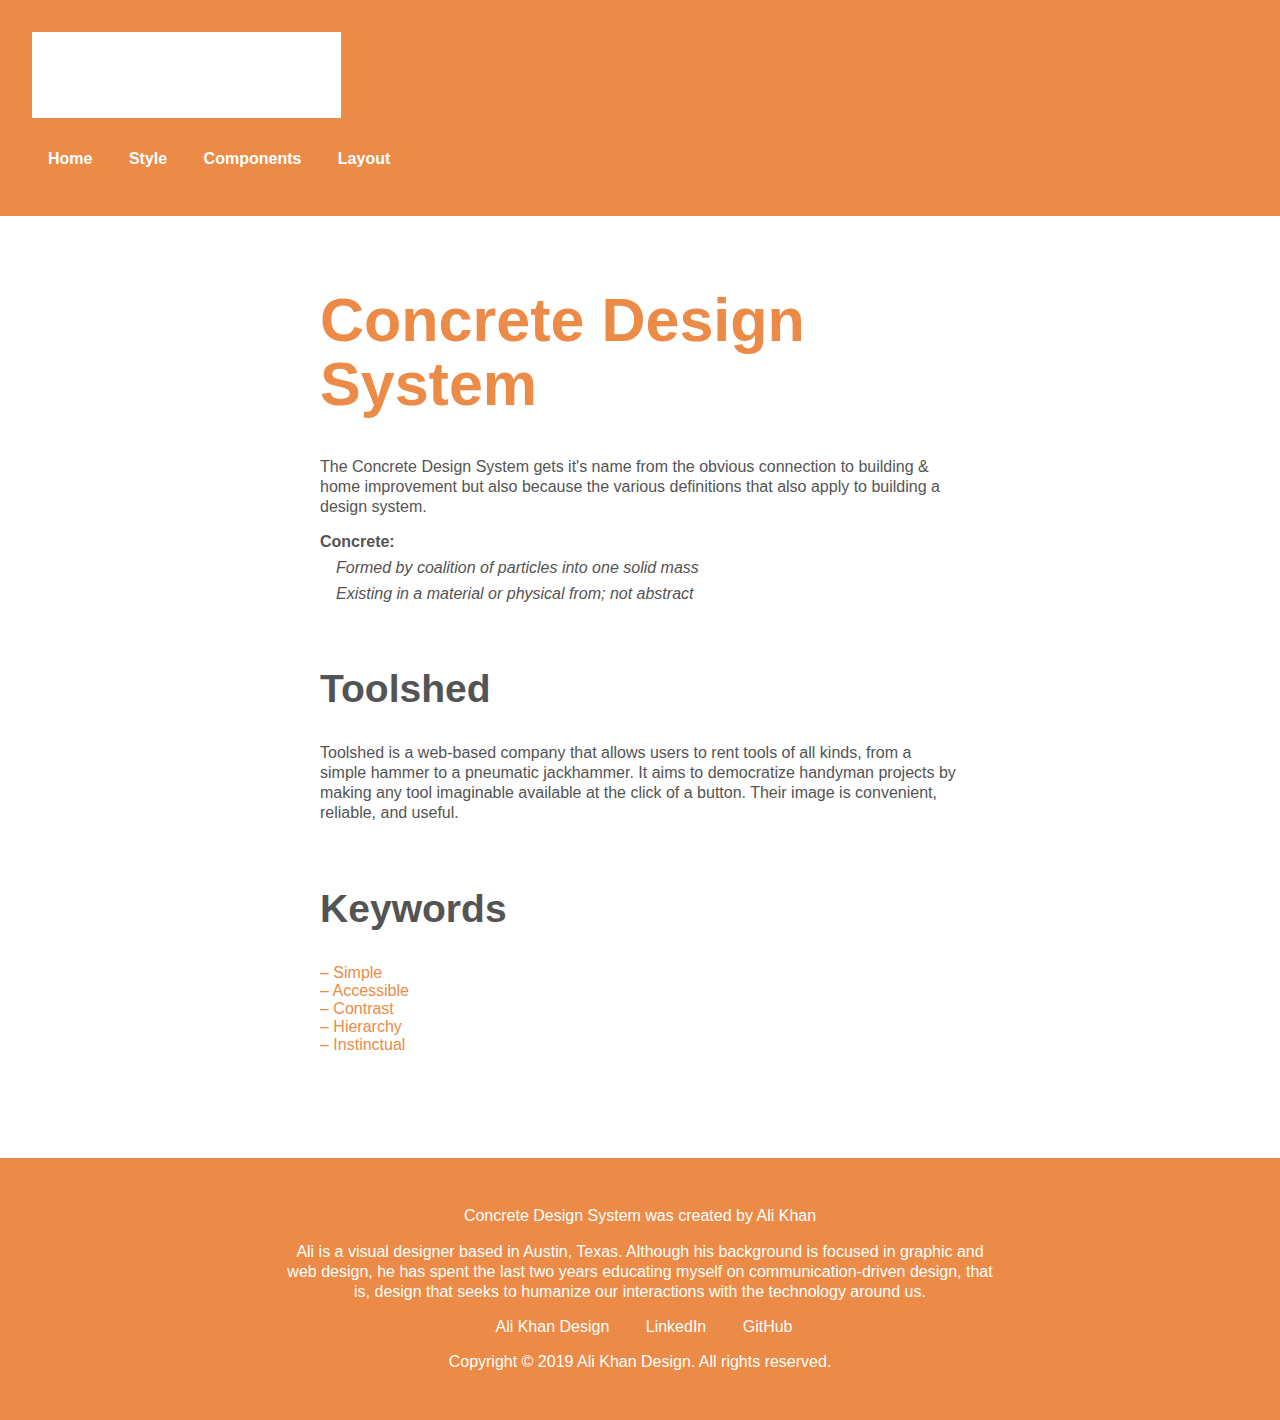
<file: index.html>
<!DOCTYPE html>

<html lang="en-us">

	<head>

		<meta charset="UTF-8">
		<title>Concrete Design System</title>
		<meta name="viewport" content="width=device-width, initial-scale=1">
		<link rel="stylesheet" type="text/css" href="css/main.css">

	</head>

	<body>
		
		<header class="site-header">

			<div class="logo">Concrete</div>

			<nav class="site-nav">

				<ul>

					<li><a href="index.html">Home</a></li>
					<li><a href="style.html">Style</a></li>
					<li><a href="components.html">Components</a></li>
					<li><a href="layouts.html">Layout</a></li>

				</ul>

			</nav>

		</header>

		<main>

			<h1>Concrete Design System</h1>

			<p> The Concrete Design System gets it's name from the obvious connection to building & home improvement but also because the various definitions that also apply to building a design system.<p>
				<dl>

				  <dt>Concrete:</dt>
				  <dd>Formed by coalition of particles into one solid mass</dd>				
				  <dd>Existing in a material or physical from; not abstract</dd>

				</dl>

			<h2>Toolshed</h2>

			<p>Toolshed is a web-based company that allows users to rent tools of all kinds, from a simple hammer to a pneumatic jackhammer. It aims to democratize handyman projects by making any tool imaginable available at the click of a button. Their image is convenient, reliable, and useful.<p>

			<h2>Keywords</h2>

			<ul>

				<li><a href="https://www.dictionary.com/browse/simple">Simple</a></li>
				<li><a href="https://www.dictionary.com/browse/accessible">Accessible</a></li>
				<li><a href="https://www.dictionary.com/browse/contrast">Contrast</a></li>
				<li><a href="https://www.dictionary.com/browse/hierarchy">Hierarchy</a></li>
				<li><a href="https://www.dictionary.com/browse/instinctual">Instinctual</a></li>

			</ul>
		
		</main>

		<footer>

			<p>Concrete Design System was created by <a href="mailto:ali@alikhandesign.com">Ali Khan</a></p>

			<p>Ali is a visual designer based in Austin, Texas. Although his background is focused in graphic and web design, he has spent the last two years educating myself on communication-driven design, that is, design that seeks to humanize our interactions with the technology around us.</p>

			<nav class="social-links">
				
				<ul>
					
					<li><a href="https://www.alikhandesign.com">Ali Khan Design</a></li>
					<li><a href="https://www.linkedin.com/in/alikhandesign/">LinkedIn</a></li>
					<li><a href="https://github.com/alikhandesign">GitHub</a></li>

				</ul>

			</nav>

			<p>Copyright © 2019 Ali Khan Design. All rights reserved.</p>

		</footer>

	</body>

</html>
</file>
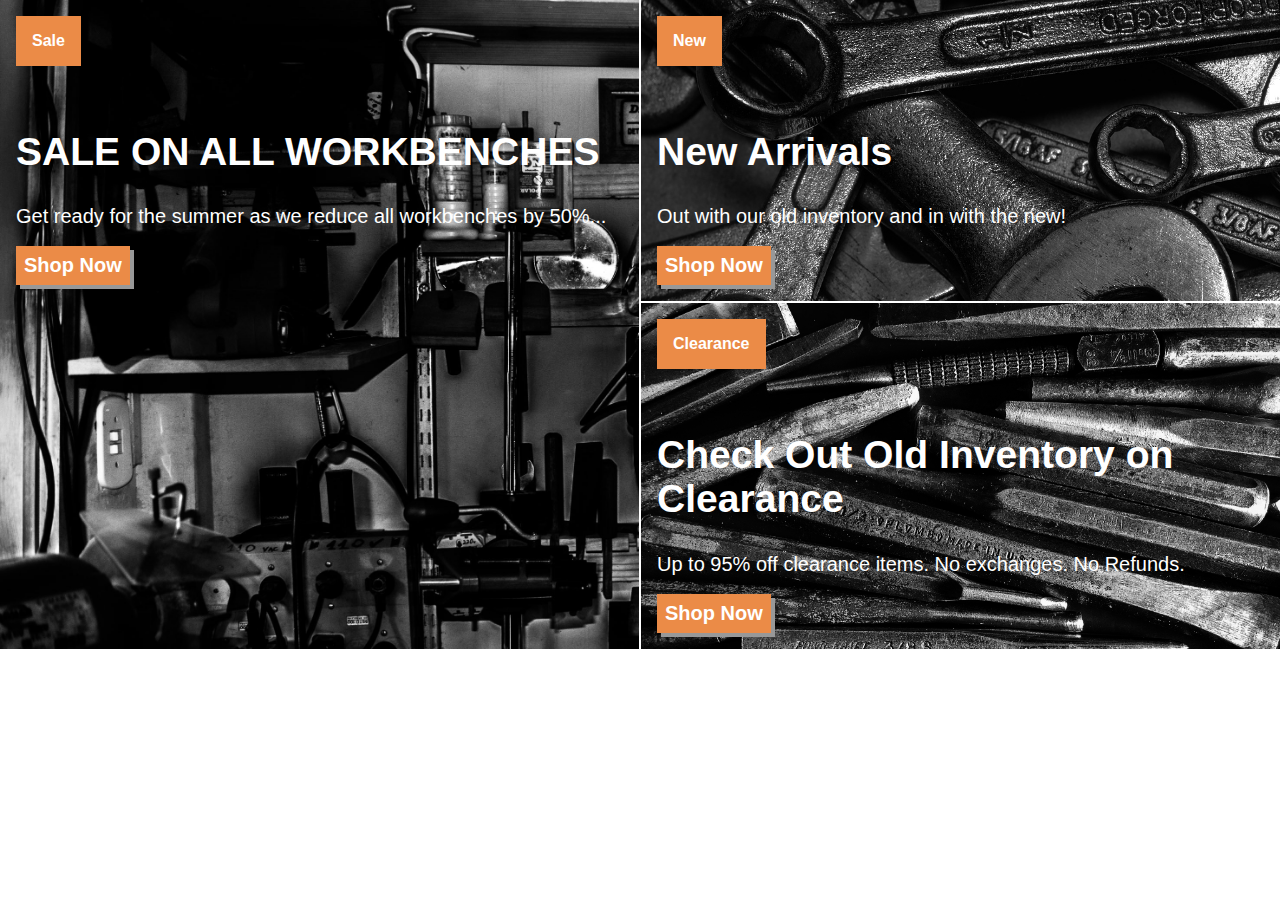
<file: card-callouts.html>
<!DOCTYPE html>

<html lang="en-us">

	<head>

		<meta charset="UTF-8">
		<title>Concrete Design System | Card Callouts</title>
		<meta name="viewport" content="width=device-width, initial-scale=1">
		<link rel="stylesheet" type="text/css" href="css/main.css">

	</head>

	<body class="callouts-example-page">

		<div class="callouts-grid-example">

			<a href="#">

				<div class="callout featured-callout">

					<div class="callout-container">
	  					
		  				<h4 class="tag">Sale</h4>

						<h2><b>SALE ON ALL WORKBENCHES</b></h2> 
	    				<p>Get ready for the summer as we reduce all workbenches by 50%...</p>

						<a class="button orange-button" href="#">Shop Now</a>

					</div>

				</div>

  			</a>

			<a href="#">

				<div class="callout callout-2">

					<div class="callout-container">
	  					
		  				<h4 class="tag">New</h4>

						<h2><b>New Arrivals</b></h2> 
	    				<p>Out with our old inventory and in with the new!</p>

	    				<a class="button orange-button" href="#">Shop Now</a>

					</div>

				</div>

		  	</a>

		  	<a href="#">

				<div class="callout callout-3">

					<div class="callout-container">
	  					
		  				<h4 class="tag">Clearance</h4>

						<h2><b>Check Out Old Inventory on Clearance</b></h2> 
	    				<p>Up to 95% off clearance items. No exchanges. No Refunds.</p>

	    				<a class="button orange-button" href="#">Shop Now</a>

					</div>

				</div>
				
			</a>

		</div>	

	</body>

</html>
</file>
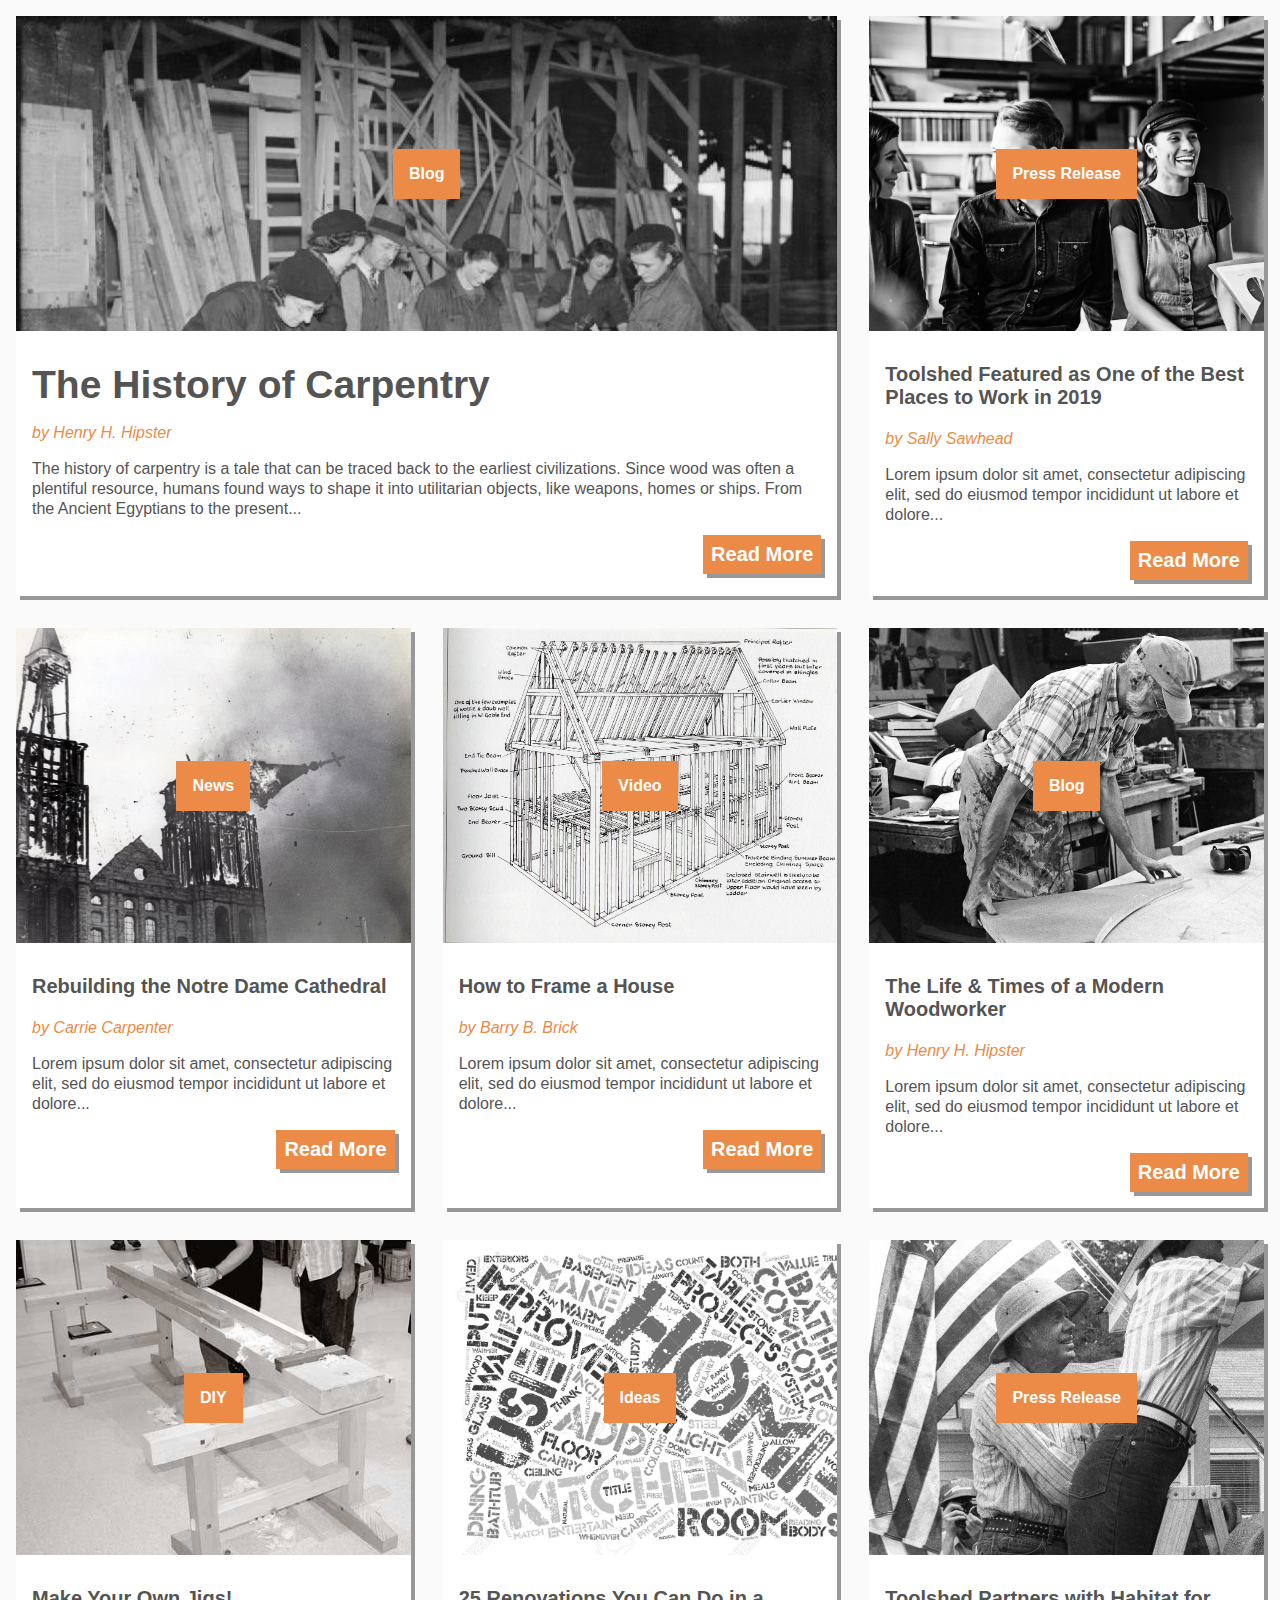
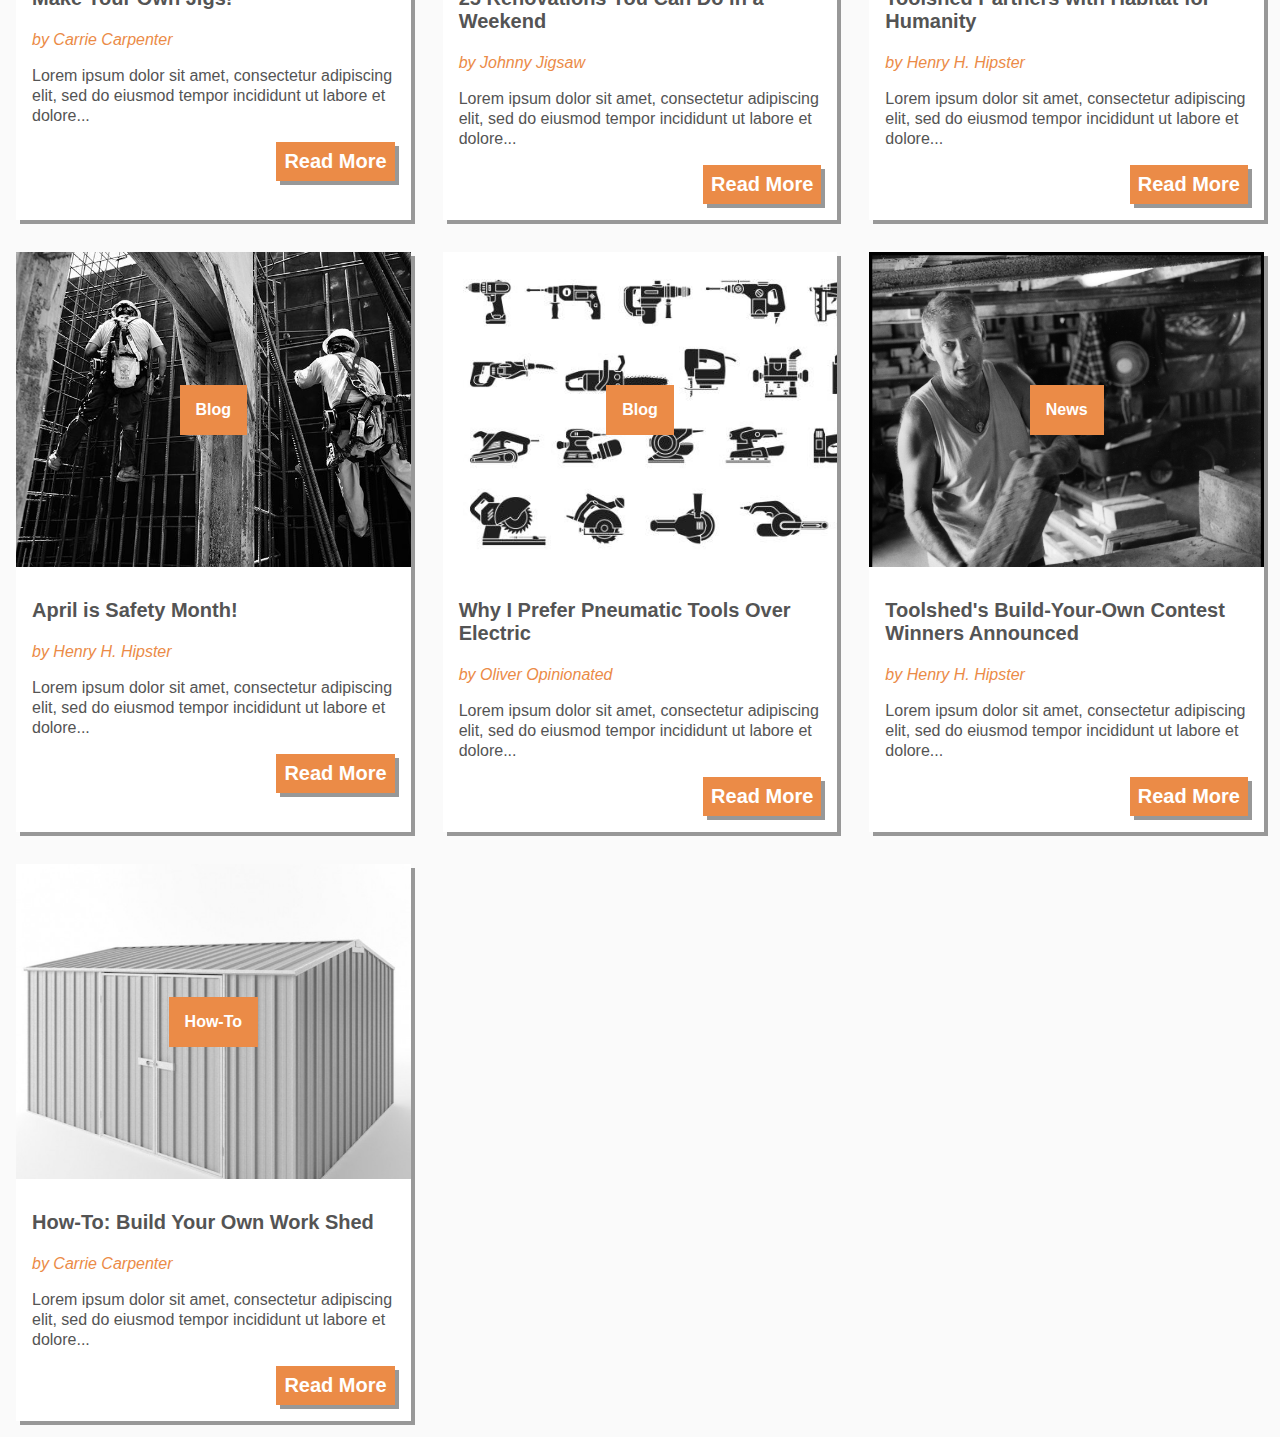
<file: card-grid.html>
<!DOCTYPE html>

<html lang="en-us">

	<head>

		<meta charset="UTF-8">
		<title>Concrete Design System | Card Grid</title>
		<meta name="viewport" content="width=device-width, initial-scale=1">
		<link rel="stylesheet" type="text/css" href="css/main.css">

	</head>

	<body class="grid-example-page">

		<div class="grid-example">

			<div class="card featured-card">
			
				<a href="#">

					<div class="post-container">
	  					
		  				<h4 class="tag">Blog</h4>

	  				</div>

					<div class="side-container">

						<h3><b>The History of Carpentry</b></h3>

						<p class="featured-text">by Henry H. Hipster</p>
						<p>The history of carpentry is a tale that can be traced back to the earliest civilizations. Since wood was often a plentiful resource, humans found ways to shape it into utilitarian objects, like weapons, homes or ships. From the Ancient Egyptians to the present...</p>

						<a class="button orange-button" href="#">Read More</a>

					</div>

  				</a>

			</div>

			<div class="card card-2">
			
				<a href="#">

					<div class="post-container">
	  					
		  				<h4 class="tag">Press Release</h4>

	  				</div>

					<div class="side-container">

						<h3><b>Toolshed Featured as One of the Best Places to Work in 2019</b></h3>

						<p class="featured-text">by Sally Sawhead</p>
						<p>Lorem ipsum dolor sit amet, consectetur adipiscing elit, sed do eiusmod tempor incididunt ut labore et dolore...</p>
						
						<a class="button orange-button" href="#">Read More</a>

					</div>

  				</a>

			</div>

			<div class="card card-3">
			
				<a href="#">

					<div class="post-container">
	  					
		  				<h4 class="tag">News</h4>

	  				</div>

					<div class="side-container">

						<h3><b>Rebuilding the Notre Dame Cathedral</b></h3>

						<p class="featured-text">by Carrie Carpenter</p>
						<p>Lorem ipsum dolor sit amet, consectetur adipiscing elit, sed do eiusmod tempor incididunt ut labore et dolore...</p>
						
						<a class="button orange-button" href="#">Read More</a>

					</div>

				</a>

			</div>

			<div class="card card-4">
			
				<a href="#">

					<div class="post-container">
	  					
		  				<h4 class="tag">Video</h4>

	  				</div>

					<div class="side-container">

						<h3><b>How to Frame a House</b></h3>

						<p class="featured-text">by Barry B. Brick</p>
						<p>Lorem ipsum dolor sit amet, consectetur adipiscing elit, sed do eiusmod tempor incididunt ut labore et dolore...</p>
						
						<a class="button orange-button" href="#">Read More</a>

					</div>

  				</a>					

			</div>

			<div class="card card-5">
			
				<a href="#">

					<div class="post-container">
	  					
		  				<h4 class="tag">Blog</h4>

	  				</div>

					<div class="side-container">

						<h3><b>The Life & Times of a Modern Woodworker</b></h3>

						<p class="featured-text">by Henry H. Hipster</p>
						<p>Lorem ipsum dolor sit amet, consectetur adipiscing elit, sed do eiusmod tempor incididunt ut labore et dolore...</p>
						
						<a class="button orange-button" href="#">Read More</a>

					</div>

  				</a>					

			</div>

			<div class="card card-6">
			
				<a href="#">

					<div class="post-container">
	  					
		  				<h4 class="tag">DIY</h4>

	  				</div>

					<div class="side-container">

						<h3><b>Make Your Own Jigs!</b></h3>

						<p class="featured-text">by Carrie Carpenter</p>
						<p>Lorem ipsum dolor sit amet, consectetur adipiscing elit, sed do eiusmod tempor incididunt ut labore et dolore...</p>
						
						<a class="button orange-button" href="#">Read More</a>

					</div>

  				</a>					

			</div>

			<div class="card card-7">
			
				<a href="#">

					<div class="post-container">
	  					
		  				<h4 class="tag">Ideas</h4>

	  				</div>

					<div class="side-container">

						<h3><b>25 Renovations You Can Do in a Weekend</b></h3>

						<p class="featured-text">by Johnny Jigsaw</p>
						<p>Lorem ipsum dolor sit amet, consectetur adipiscing elit, sed do eiusmod tempor incididunt ut labore et dolore...</p>
						
						<a class="button orange-button" href="#">Read More</a>

					</div>

  				</a>					

			</div>

			<div class="card card-8">
			
				<a href="#">

					<div class="post-container">
	  					
		  				<h4 class="tag">Press Release</h4>

	  				</div>

					<div class="side-container">

						<h3><b>Toolshed Partners with Habitat for Humanity</b></h3>

						<p class="featured-text">by Henry H. Hipster</p>
						<p>Lorem ipsum dolor sit amet, consectetur adipiscing elit, sed do eiusmod tempor incididunt ut labore et dolore...</p>
						
						<a class="button orange-button" href="#">Read More</a>

					</div>

  				</a>					

			</div>

			<div class="card card-9">
			
				<a href="#">

					<div class="post-container">
	  					
		  				<h4 class="tag">Blog</h4>

	  				</div>

					<div class="side-container">

						<h3><b>April is Safety Month!</b></h3>

						<p class="featured-text">by Henry H. Hipster</p>
						<p>Lorem ipsum dolor sit amet, consectetur adipiscing elit, sed do eiusmod tempor incididunt ut labore et dolore...</p>
						
						<a class="button orange-button" href="#">Read More</a>

					</div>

  				</a>					

			</div>

			<div class="card card-10">
			
				<a href="#">

					<div class="post-container">
	  					
		  				<h4 class="tag">Blog</h4>

	  				</div>

					<div class="side-container">

						<h3><b>Why I Prefer Pneumatic Tools Over Electric</b></h3>

						<p class="featured-text">by Oliver Opinionated</p>
						<p>Lorem ipsum dolor sit amet, consectetur adipiscing elit, sed do eiusmod tempor incididunt ut labore et dolore...</p>
						
						<a class="button orange-button" href="#">Read More</a>

					</div>

  				</a>					

			</div>

			<div class="card card-11">
			
				<a href="#">

					<div class="post-container">
	  					
		  				<h4 class="tag">News</h4>

	  				</div>

					<div class="side-container">

						<h3><b>Toolshed's Build-Your-Own Contest Winners Announced</b></h3>

						<p class="featured-text">by Henry H. Hipster</p>
						<p>Lorem ipsum dolor sit amet, consectetur adipiscing elit, sed do eiusmod tempor incididunt ut labore et dolore...</p>
						
						<a class="button orange-button" href="#">Read More</a>

					</div>

  				</a>

			</div>

			<div class="card card-12">
			
				<a href="#">

					<div class="post-container">
	  					
		  				<h4 class="tag">How-To</h4>

	  				</div>

					<div class="side-container">

						<h3><b>How-To: Build Your Own Work Shed</b></h3>

						<p class="featured-text">by Carrie Carpenter</p>
						<p>Lorem ipsum dolor sit amet, consectetur adipiscing elit, sed do eiusmod tempor incididunt ut labore et dolore...</p>
						
						<a class="button orange-button" href="#">Read More</a>

					</div>

				</a>

			</div>

			</div>																
	</body>

</html>
</file>
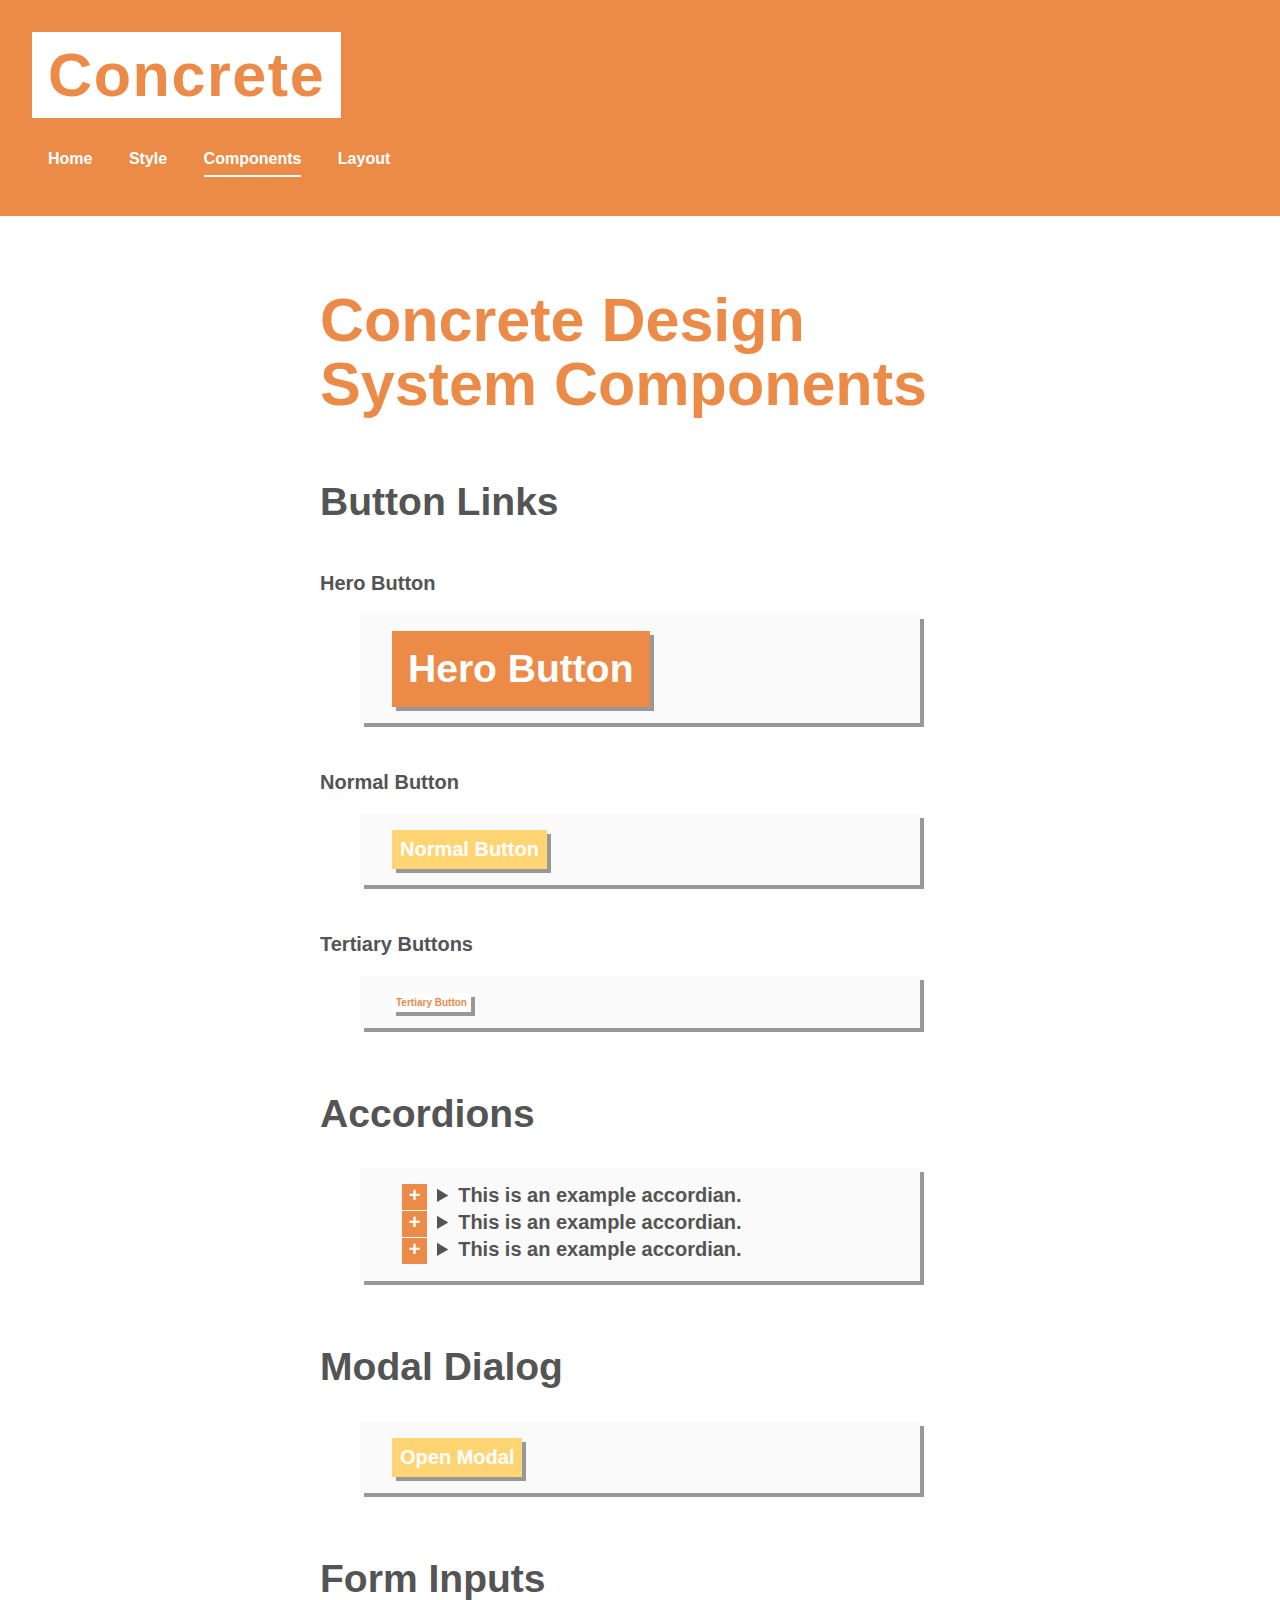
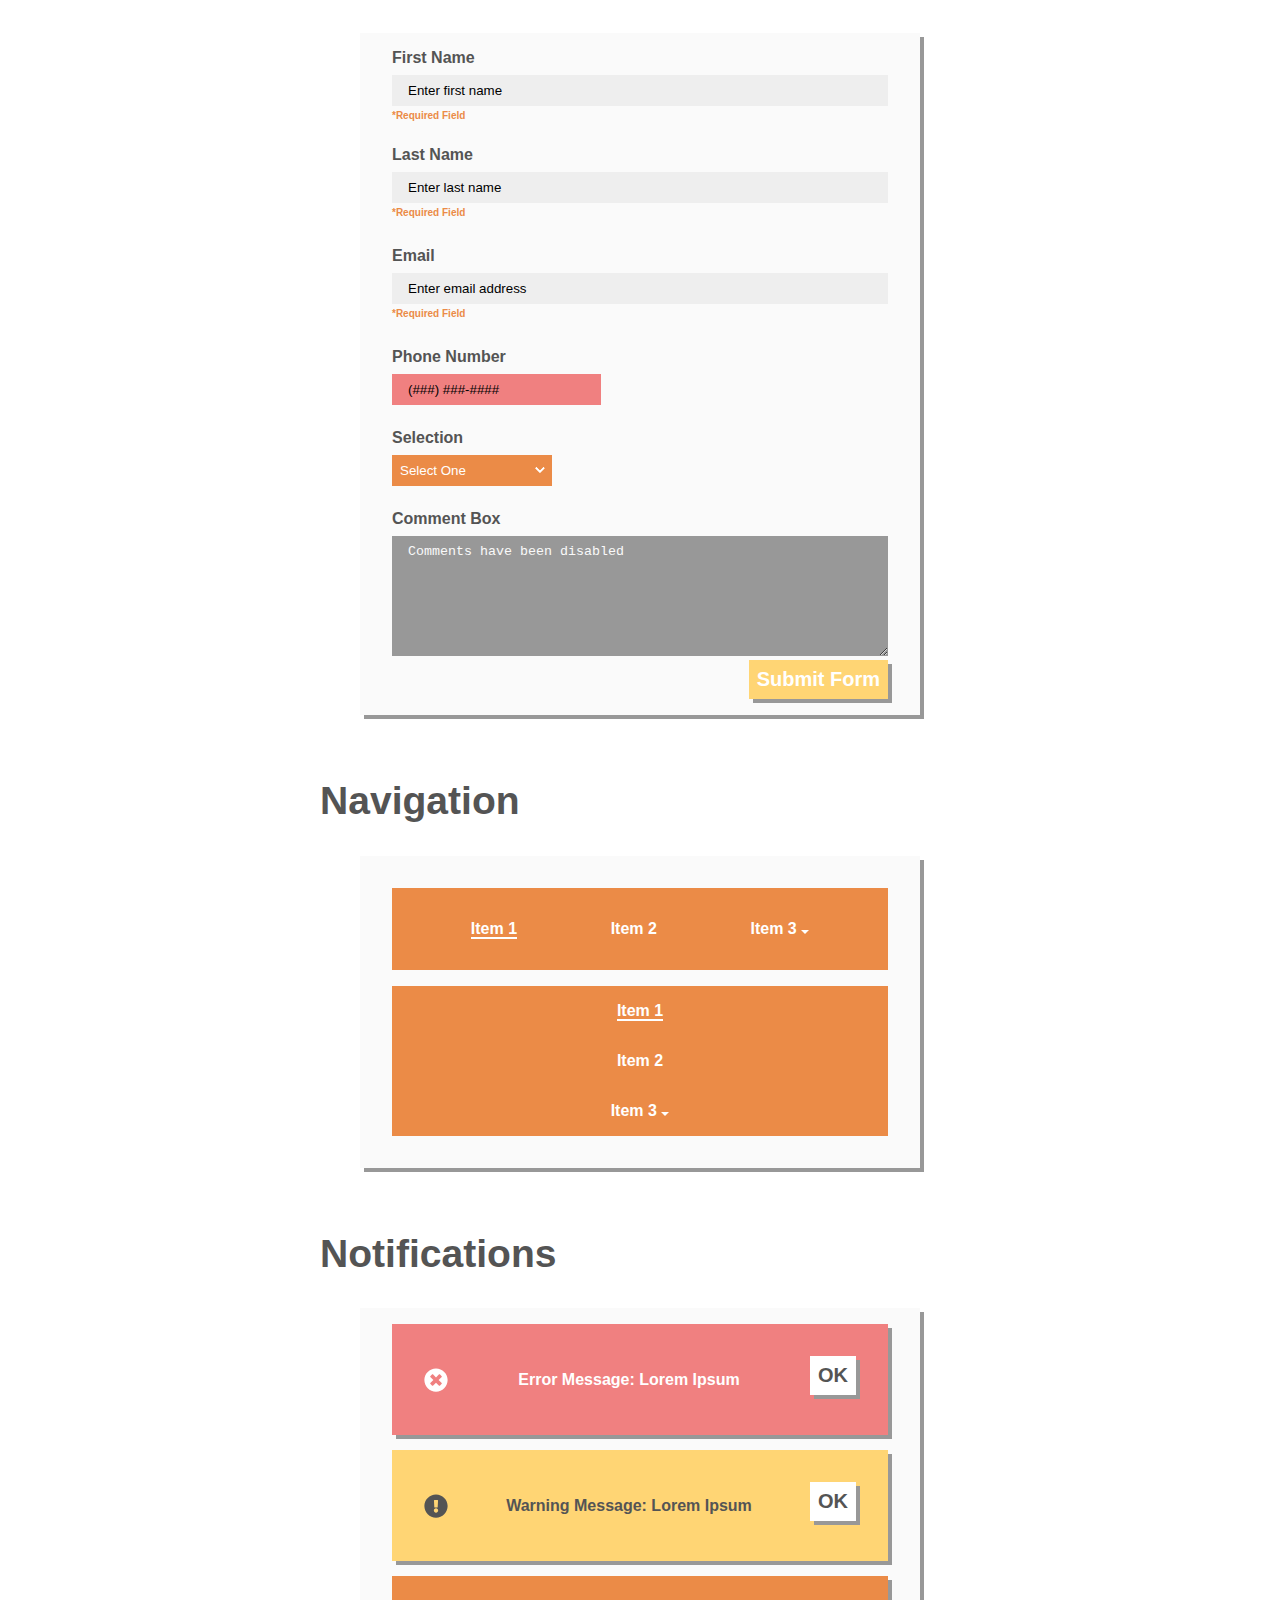
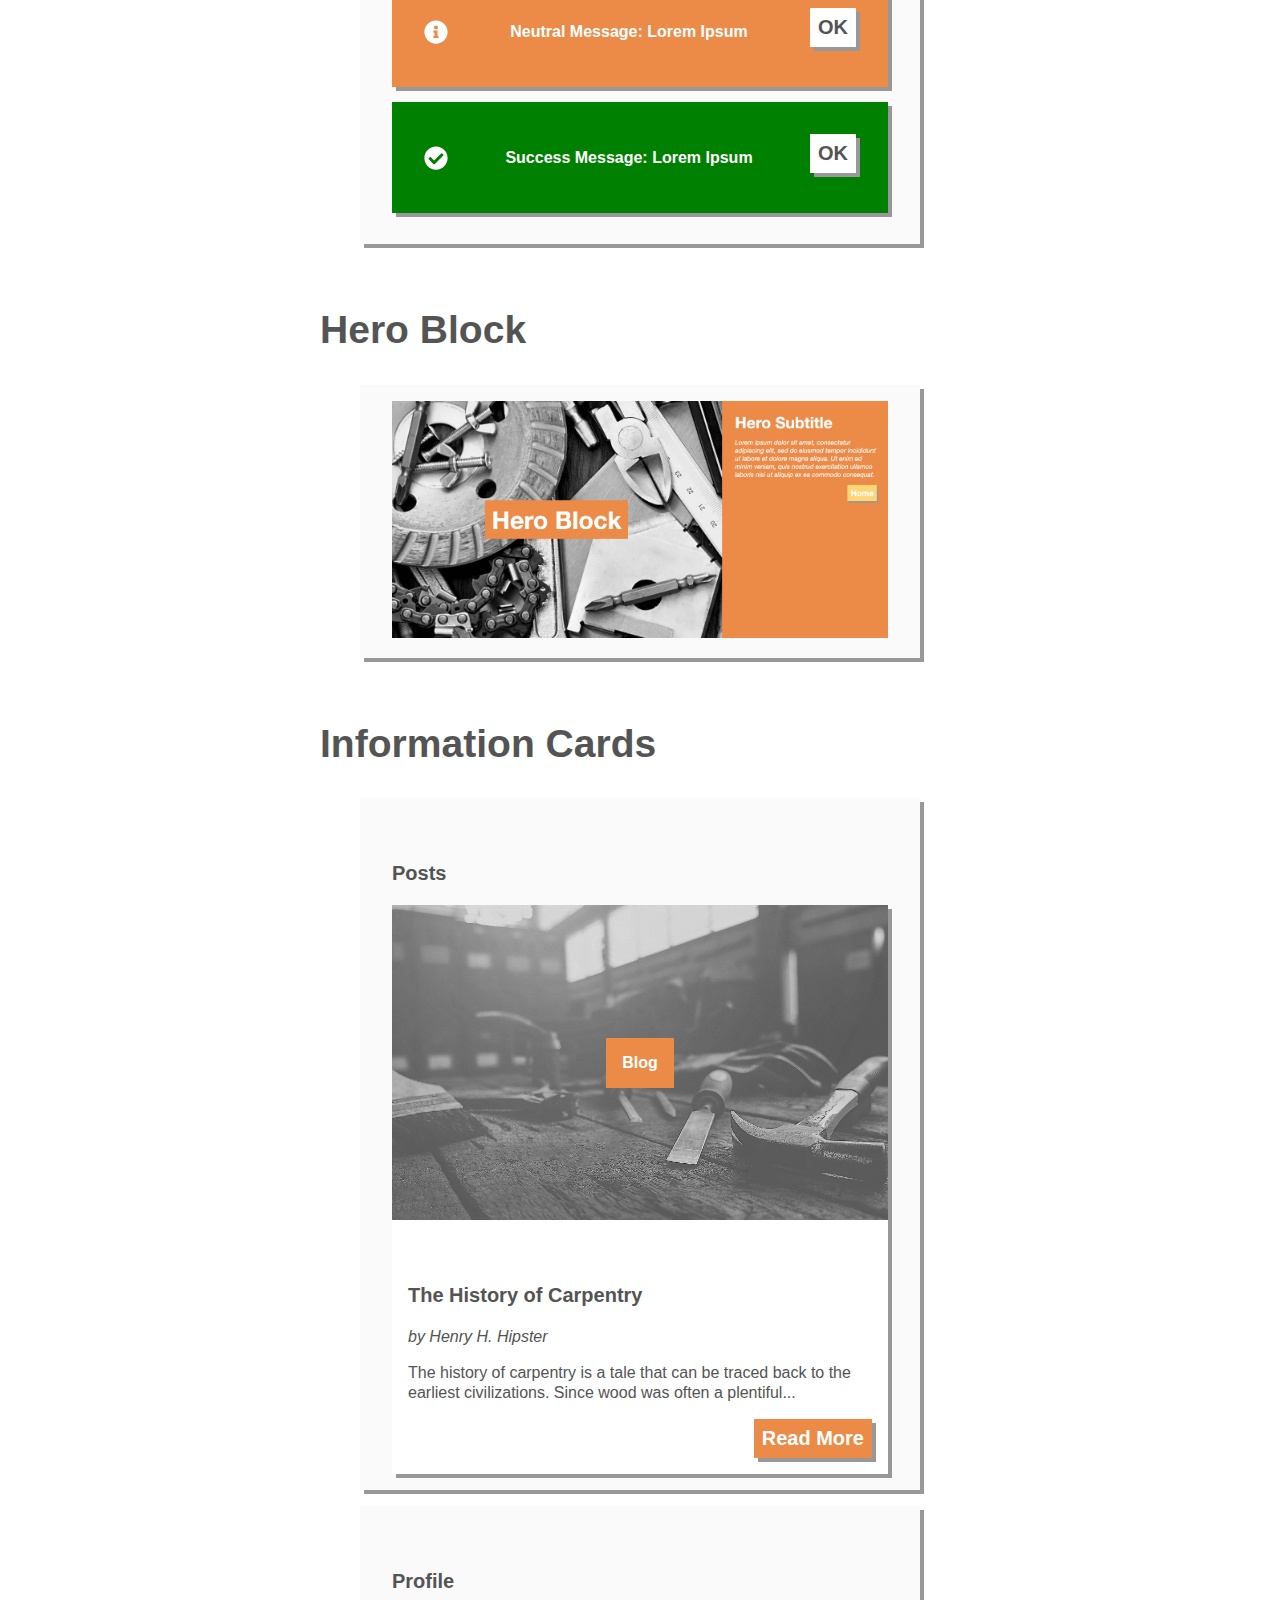
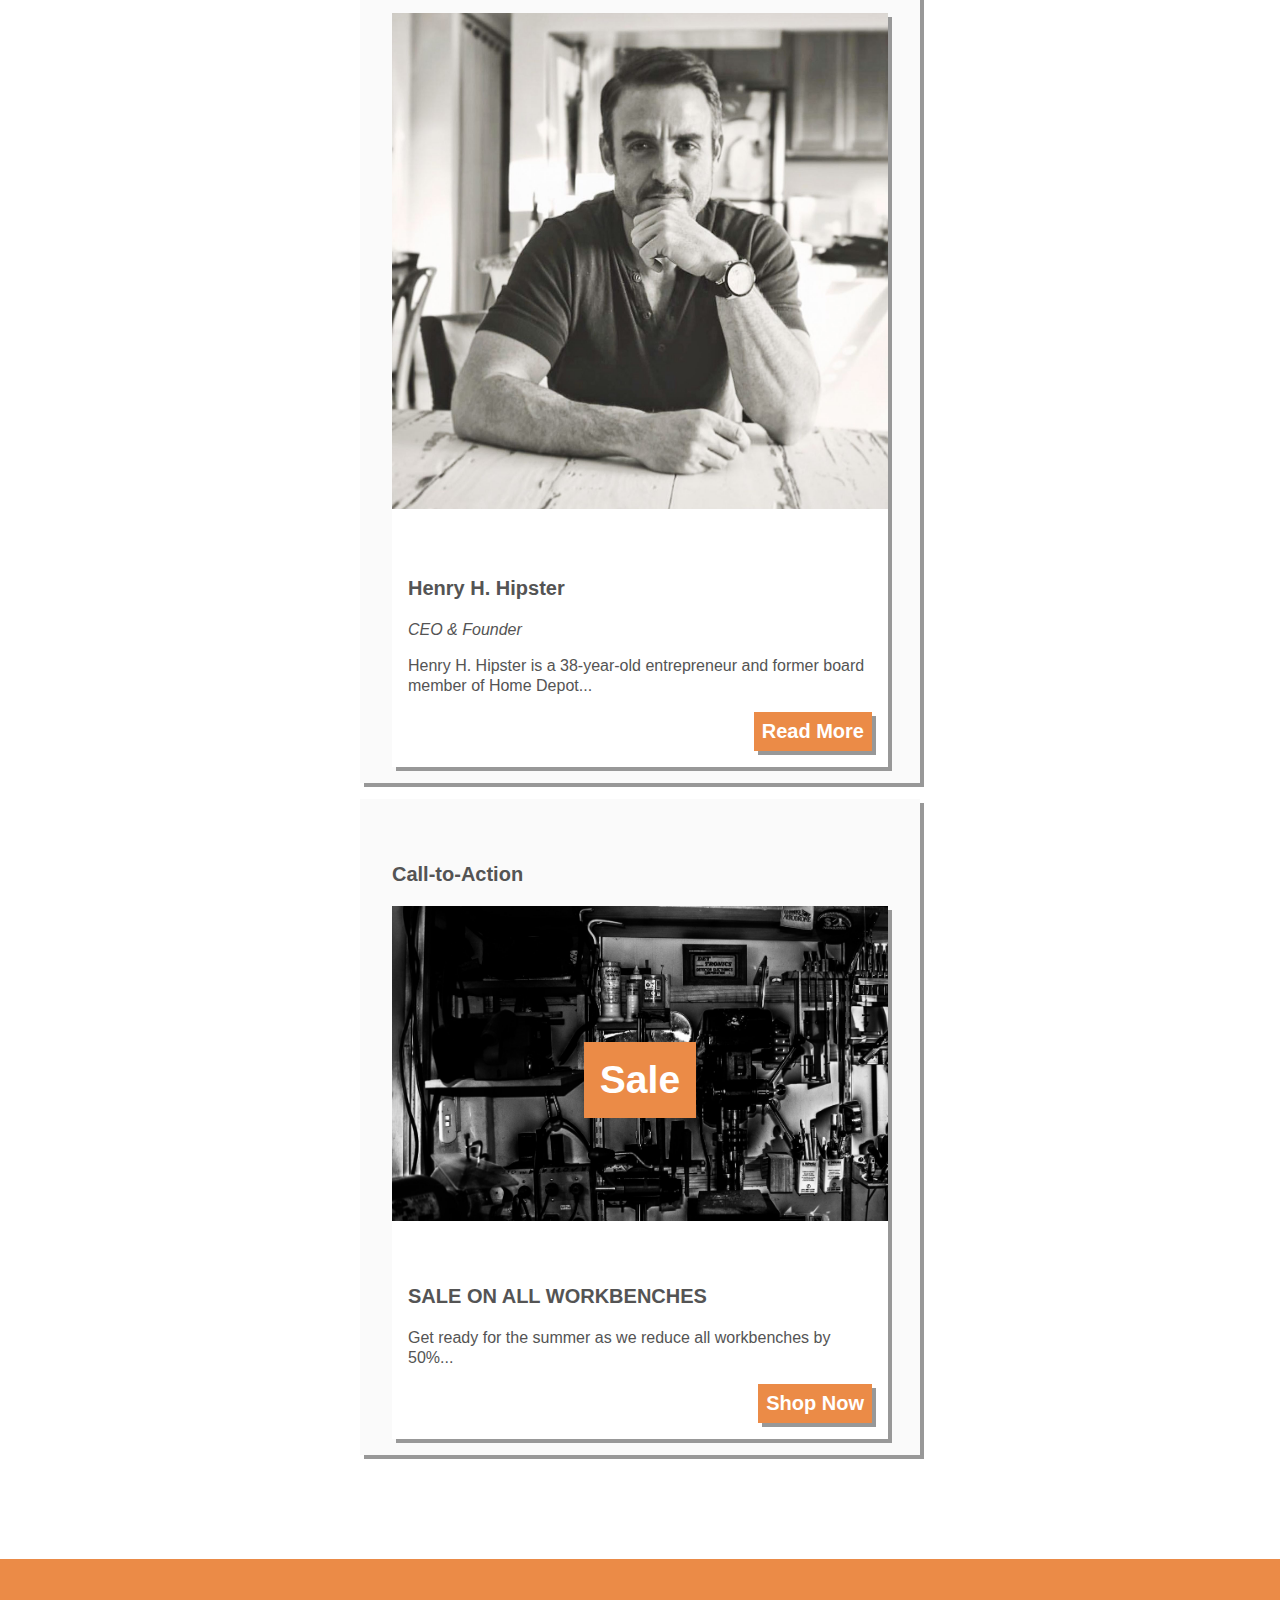
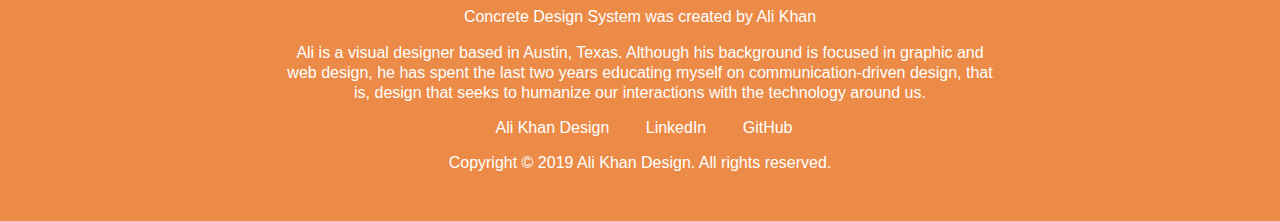
<file: components.html>
<!DOCTYPE html>

	<html lang="en">

		<head>

			<meta charset="UTF-8">
			<title>Components</title>
			<meta name="viewport" content="width=device-width, initial-scale=1">
			<link rel="stylesheet" type="text/css" href="css/main.css">

		</head>

		<body>
			
			<header class="site-header">

				<div class="logo"><a href="index.html">Concrete</a></div>

				<nav class="site-nav">

					<ul>

						<li><a href="index.html">Home</a></li>
						<li><a href="style.html">Style</a></li>
						<li><a class="current-page" href="components.html">Components</a></li>
						<li><a href="layouts.html">Layout</a></li>

					</ul>

				</nav>

			</header>

			<main>

				<h1>Concrete Design System Components</h1>

				<h2>Button Links</h2>

				<h3>Hero Button</h3>

				<figure>

					<a class="button hero-button orange-button">Hero Button</a>

				</figure>

				<h3>Normal Button</h3>

				<figure>

					<a class="button">Normal Button</a>

				</figure>

				<h3>Tertiary Buttons</h3>

				<figure>

					<a class="button small-button white-button">Tertiary Button</a>

				</figure>


				<h2>Accordions</h2>

				<figure>

					<details>

						<summary>This is an example accordian.</summary>

						<div>

							<p class="inside-accordion">Lorem ipsum dolor sit amet, consectetur adipiscing elit, sed do eiusmod tempor incididunt ut labore et dolore magna aliqua.</p>
							<p class="inside-accordion"> Ut enim ad minim veniam, quis nostrud exercitation ullamco laboris nisi ut aliquip ex ea commodo consequat.</p>
							<p class="inside-accordion">Duis aute irure dolor in reprehenderit in voluptate velit esse cillum dolore eu fugiat nulla pariatur.</p>

						</div>

					</details>

					<details>

						<summary>This is an example accordian.</summary>

						<div>

							<p class="inside-accordion">Lorem ipsum dolor sit amet, consectetur adipiscing elit, sed do eiusmod tempor incididunt ut labore et dolore magna aliqua.</p>
							<p class="inside-accordion"> Ut enim ad minim veniam, quis nostrud exercitation ullamco laboris nisi ut aliquip ex ea commodo consequat.</p>
							<p class="inside-accordion">Duis aute irure dolor in reprehenderit in voluptate velit esse cillum dolore eu fugiat nulla pariatur.</p>

						</div>

					</details>

					<details>

						<summary>This is an example accordian.</summary>

						<div>

							<p class="inside-accordion">Lorem ipsum dolor sit amet, consectetur adipiscing elit, sed do eiusmod tempor incididunt ut labore et dolore magna aliqua.</p>
							<p class="inside-accordion"> Ut enim ad minim veniam, quis nostrud exercitation ullamco laboris nisi ut aliquip ex ea commodo consequat.</p>
							<p class="inside-accordion">Duis aute irure dolor in reprehenderit in voluptate velit esse cillum dolore eu fugiat nulla pariatur.</p>

						</div>

					</details>

				</figure>

				<h2>Modal Dialog</h2>

				<figure>

					<button id="open-modal" class="button" type="button">Open Modal</button>

						<dialog id="modal-demo" class="modal">

							<h4>Lorem Ipsum</h4>

							<p>Lorem ipsum dolor sit amet, consectetur adipiscing elit, sed do eiusmod tempor incididunt ut labore et dolore magna aliqua.</p>

							<button type="button" id="close-modal" class="button">OK</button>

					</dialog>

				</figure>

				<h2>Form Inputs</h2>

				<figure>

					<form>
							<label for="first-name">First Name</label>
							<input id="first-name" name="first-name" type="text" placeholder="Enter first name" required>
							<p class="tertiary-text form-hint">*Required Field</p>

							<label for="last-name">Last Name</label>
							<input id="last-name" name="last-name" type="text" placeholder="Enter last name" required>
							<p class="tertiary-text form-hint">*Required Field</p>

							<label for="email">Email</label>
							<input id="email" name="email" type="text" placeholder="Enter email address" required>
							<p class="tertiary-text form-hint">*Required Field</p>
							
							<label for="phone-number">Phone Number</label>
							<input id="phone-number" type="tel" name="phone-number" class="error" placeholder="(###) ###-####" required>

							<label for="dropdown">Selection</label>
							<select id="dropdown" name="dropdown">

								<option selected disabled hidden value="">Select One</option>
								<option value="">Option 1</option>
								<option value="">Option 2</option>
								<option value="">Option 3</option>

							</select>

							<label for="comments">Comment Box</label>
							<textarea id="comments" name="comments" placeholder="Comments have been disabled" disabled></textarea>

							<input class="button" type="submit" value="Submit Form">

					</form>

				</figure>

				<h2>Navigation</h2>

				<figure>

					<nav class="nav-example">

						<ul class="primary-nav-example">

							<li><a class="current-page" href="#">Item 1</a></li>
							<li><a href="#">Item 2</a></li>
							<li class="dropdown-container"><a href="#">Item 3</a>
							
								<ol class="dropdown-menu">

							          <li><a href="#">Sub-item 4</a></li>
							          <li><a href="#">Sub-item 5</a></li>
							          <li><a href="#">Sub-item 6</a></li>  

							    </ol>

							</li>

						</ul>

					</nav>

					<nav class="nav-example">

  						<ul class="secondary-nav-example">

						    <li><a class="current-page" href="#">Item 1</a></li>
						    <li><a href="#">Item 2</a></li>
						    <li class="dropdown-container"><a href="#">Item 3</a>

						        <ol class="dropdown-menu">

						          <li><a href="#">Sub-item 4</a></li>
						          <li><a href="#">Sub-item 5</a></li>
						          <li><a href="#">Sub-item 6</a></li>  

						        </ol>

						    </li>

  						</ul>

					</nav>

				</figure>

				<h2>Notifications</h2>

				<figure>
					
					<div class="notification-container">

						<div class="notification error"><svg aria-hidden="true" focusable="false" data-prefix="fas" data-icon="times-circle" class="svg-inline--fa fa-times-circle fa-w-16" role="img" xmlns="http://www.w3.org/2000/svg" viewBox="0 0 512 512"><path fill="currentColor" d="M256 8C119 8 8 119 8 256s111 248 248 248 248-111 248-248S393 8 256 8zm121.6 313.1c4.7 4.7 4.7 12.3 0 17L338 377.6c-4.7 4.7-12.3 4.7-17 0L256 312l-65.1 65.6c-4.7 4.7-12.3 4.7-17 0L134.4 338c-4.7-4.7-4.7-12.3 0-17l65.6-65-65.6-65.1c-4.7-4.7-4.7-12.3 0-17l39.6-39.6c4.7-4.7 12.3-4.7 17 0l65 65.7 65.1-65.6c4.7-4.7 12.3-4.7 17 0l39.6 39.6c4.7 4.7 4.7 12.3 0 17L312 256l65.6 65.1z"></path></svg><span class="message">Error Message: Lorem Ipsum</span><button type="button" id="close-modal" class="button">OK</button></div>

						<div class="notification warning"><svg aria-hidden="true" focusable="false" data-prefix="fas" data-icon="exclamation-circle" class="svg-inline--fa fa-exclamation-circle fa-w-16" role="img" xmlns="http://www.w3.org/2000/svg" viewBox="0 0 512 512"><path fill="currentColor" d="M504 256c0 136.997-111.043 248-248 248S8 392.997 8 256C8 119.083 119.043 8 256 8s248 111.083 248 248zm-248 50c-25.405 0-46 20.595-46 46s20.595 46 46 46 46-20.595 46-46-20.595-46-46-46zm-43.673-165.346l7.418 136c.347 6.364 5.609 11.346 11.982 11.346h48.546c6.373 0 11.635-4.982 11.982-11.346l7.418-136c.375-6.874-5.098-12.654-11.982-12.654h-63.383c-6.884 0-12.356 5.78-11.981 12.654z"></path></svg><span class="message">Warning Message: Lorem Ipsum</span><button type="button" id="close-modal" class="button">OK</button></div>

						<div class="notification neutral"><svg aria-hidden="true" focusable="false" data-prefix="fas" data-icon="info-circle" class="svg-inline--fa fa-info-circle fa-w-16" role="img" xmlns="http://www.w3.org/2000/svg" viewBox="0 0 512 512"><path fill="currentColor" d="M256 8C119.043 8 8 119.083 8 256c0 136.997 111.043 248 248 248s248-111.003 248-248C504 119.083 392.957 8 256 8zm0 110c23.196 0 42 18.804 42 42s-18.804 42-42 42-42-18.804-42-42 18.804-42 42-42zm56 254c0 6.627-5.373 12-12 12h-88c-6.627 0-12-5.373-12-12v-24c0-6.627 5.373-12 12-12h12v-64h-12c-6.627 0-12-5.373-12-12v-24c0-6.627 5.373-12 12-12h64c6.627 0 12 5.373 12 12v100h12c6.627 0 12 5.373 12 12v24z"></path></svg><span class="message">Neutral Message: Lorem Ipsum</span><button type="button" id="close-modal" class="button">OK</button></div>

						<div class="notification success"><svg aria-hidden="true" focusable="false" data-prefix="fas" data-icon="check-circle" class="svg-inline--fa fa-check-circle fa-w-16" role="img" xmlns="http://www.w3.org/2000/svg" viewBox="0 0 512 512"><path fill="currentColor" d="M504 256c0 136.967-111.033 248-248 248S8 392.967 8 256 119.033 8 256 8s248 111.033 248 248zM227.314 387.314l184-184c6.248-6.248 6.248-16.379 0-22.627l-22.627-22.627c-6.248-6.249-16.379-6.249-22.628 0L216 308.118l-70.059-70.059c-6.248-6.248-16.379-6.248-22.628 0l-22.627 22.627c-6.248 6.248-6.248 16.379 0 22.627l104 104c6.249 6.249 16.379 6.249 22.628.001z"></path></svg><span class="message">Success Message: Lorem Ipsum</span><button type="button" id="close-modal" class="button">OK</button></div>

					</div>

				</figure>

				<h2>Hero Block</h2>

				<figure>

					<a href="hero-block.html"><image src="./images/hero-block.png" height="100%" width="100%"></a>

				</figure>

				<h2>Information Cards</h2>
				
				<figure>

					<h3>Posts</h3>

					<div class="card">

						<a href="#">

							<div class="post-container">
	  					
		  						<h4 class="tag">Blog</h4>

	  						</div>

  						</a>

  						<div class="side-container">

	    					<h3><b>The History of Carpentry</b></h3> 
	    					<p class="featured-text">by Henry H. Hipster</p>
	    					<p>The history of carpentry is a tale that can be traced back to the earliest civilizations. Since wood was often a plentiful...</p>
	    					<a class="button orange-button" href="#">Read More</a>

  						</div>
  						
					</div>

				</figure>

				<figure>

					<h3>Profile</h3>

					<div class="card">

						<a href="#">
  					
  						<img src="./images/henry-hipster.png" alt="blog-pic" style="width:100%">

  						</a>
  					
  						<div class="side-container">

	    					<h3><b>Henry H. Hipster</b></h3> 
	    					<p class="featured-text">CEO & Founder</p>
	    					<p>Henry H. Hipster is a 38-year-old entrepreneur and former board member of Home Depot...</p>
							<a class="button orange-button" href="#">Read More</a>

  						</div>

					</div>

				</figure>

				<figure>

					<h3>Call-to-Action</h3>

					<div class="card">

						<a href="#">

							<div class="cta-container">
	  					
	  							<h2 class="tag">Sale</h2>

	  						</div>

	  					</a>
  					
  						<div class="side-container">

	    					<h3><b>SALE ON ALL WORKBENCHES</b></h3> 
	    					<p>Get ready for the summer as we reduce all workbenches by 50%...</p>
							<a class="button orange-button" href="#">Shop Now</a>

  						</div>

					</div>

				</figure>

			</main>

			<footer>

				<p>Concrete Design System was created by <a href="mailto:ali@alikhandesign.com">Ali Khan</a></p>

				<p>Ali is a visual designer based in Austin, Texas. Although his background is focused in graphic and web design, he has spent the last two years educating myself on communication-driven design, that is, design that seeks to humanize our interactions with the technology around us.</p>

				<nav class="social-links">
					
					<ul>
						
						<li><a href="https://www.alikhandesign.com">Ali Khan Design</a></li>
						<li><a href="https://www.linkedin.com/in/alikhandesign/">LinkedIn</a></li>
						<li><a href="https://github.com/alikhandesign">GitHub</a></li>

					</ul>

				</nav>

				<p>Copyright © 2019 Ali Khan Design. All rights reserved.</p>

			</footer>
		
		<script>

			document.addEventListener('DOMContentLoaded', function(){

				const modal = document.querySelector('dialog');
				const open = document.getElementById('open-modal');
				const close = document.getElementById('close-modal');

				open.addEventListener('click', () => {
					modal.showModal();
				});

				close.addEventListener('click', () => {
					modal.close('cancelled');
				});

				modal.addEventListener('click', event => {
					if (event.target === modal) {
						modal.close('cancelled');
					}
				});

			});

		</script>
	


		</body>

	</html>
</file>
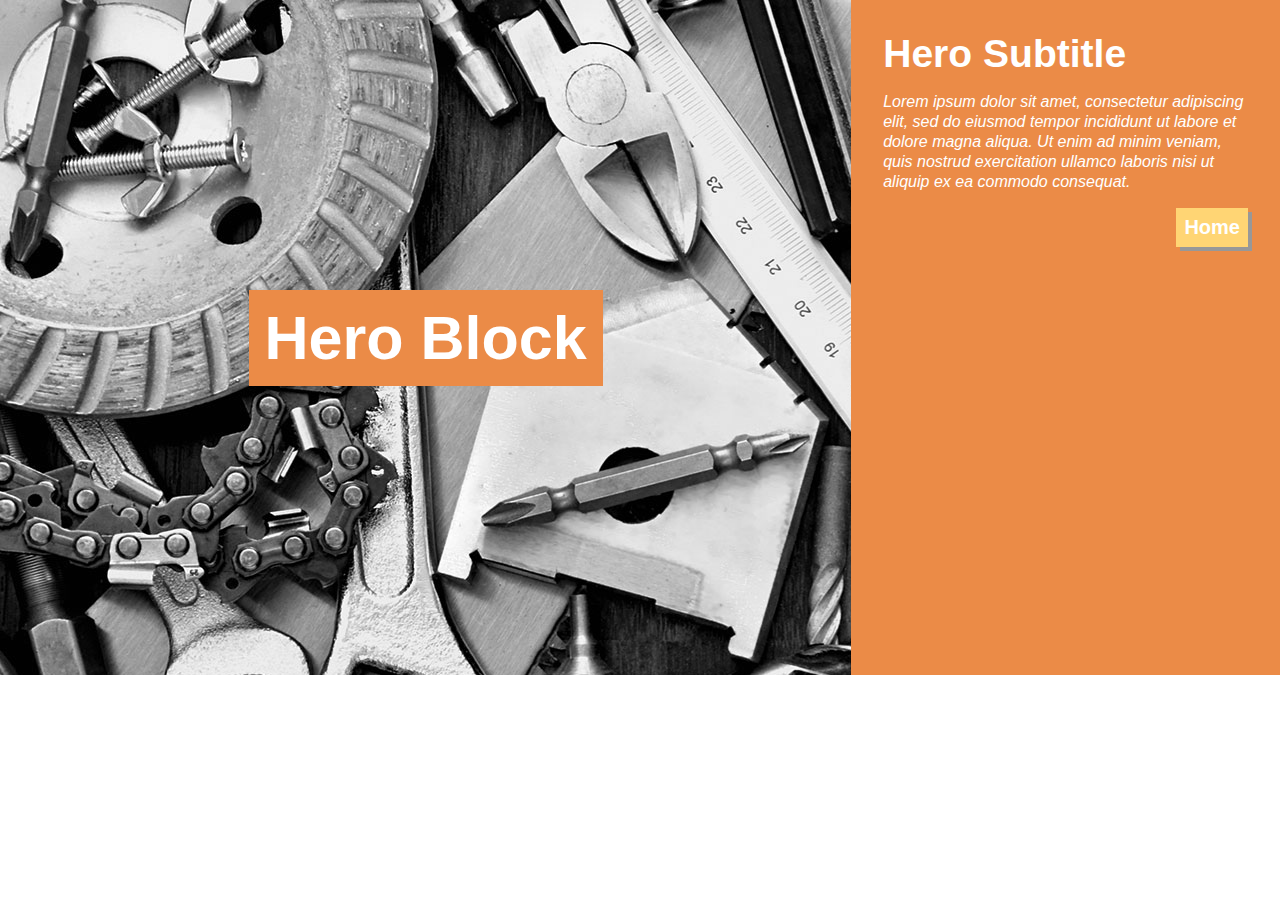
<file: hero-block.html>
<!DOCTYPE html>

<html lang="en-us">

	<head>

		<meta charset="UTF-8">
		<title>Concrete Design System | Hero Page</title>
		<meta name="viewport" content="width=device-width, initial-scale=1">
		<link rel="stylesheet" type="text/css" href="css/main.css">

	</head>

	<body>

			<div class="hero-block">

				<div class="hero-block-main">

					<h1>Hero Block</h1>
					
				</div>
				
				<div class="hero-block-side">

					<h2>Hero Subtitle</h2>

					<p class="featured-text">Lorem ipsum dolor sit amet, consectetur adipiscing elit, sed do eiusmod tempor incididunt ut labore et dolore magna aliqua. Ut enim ad minim veniam, quis nostrud exercitation ullamco laboris nisi ut aliquip ex ea commodo consequat.</p>

					<a class="button align-button" href="index.html">Home</a>

				</div>

			</div>

	</body>

</html>
</file>
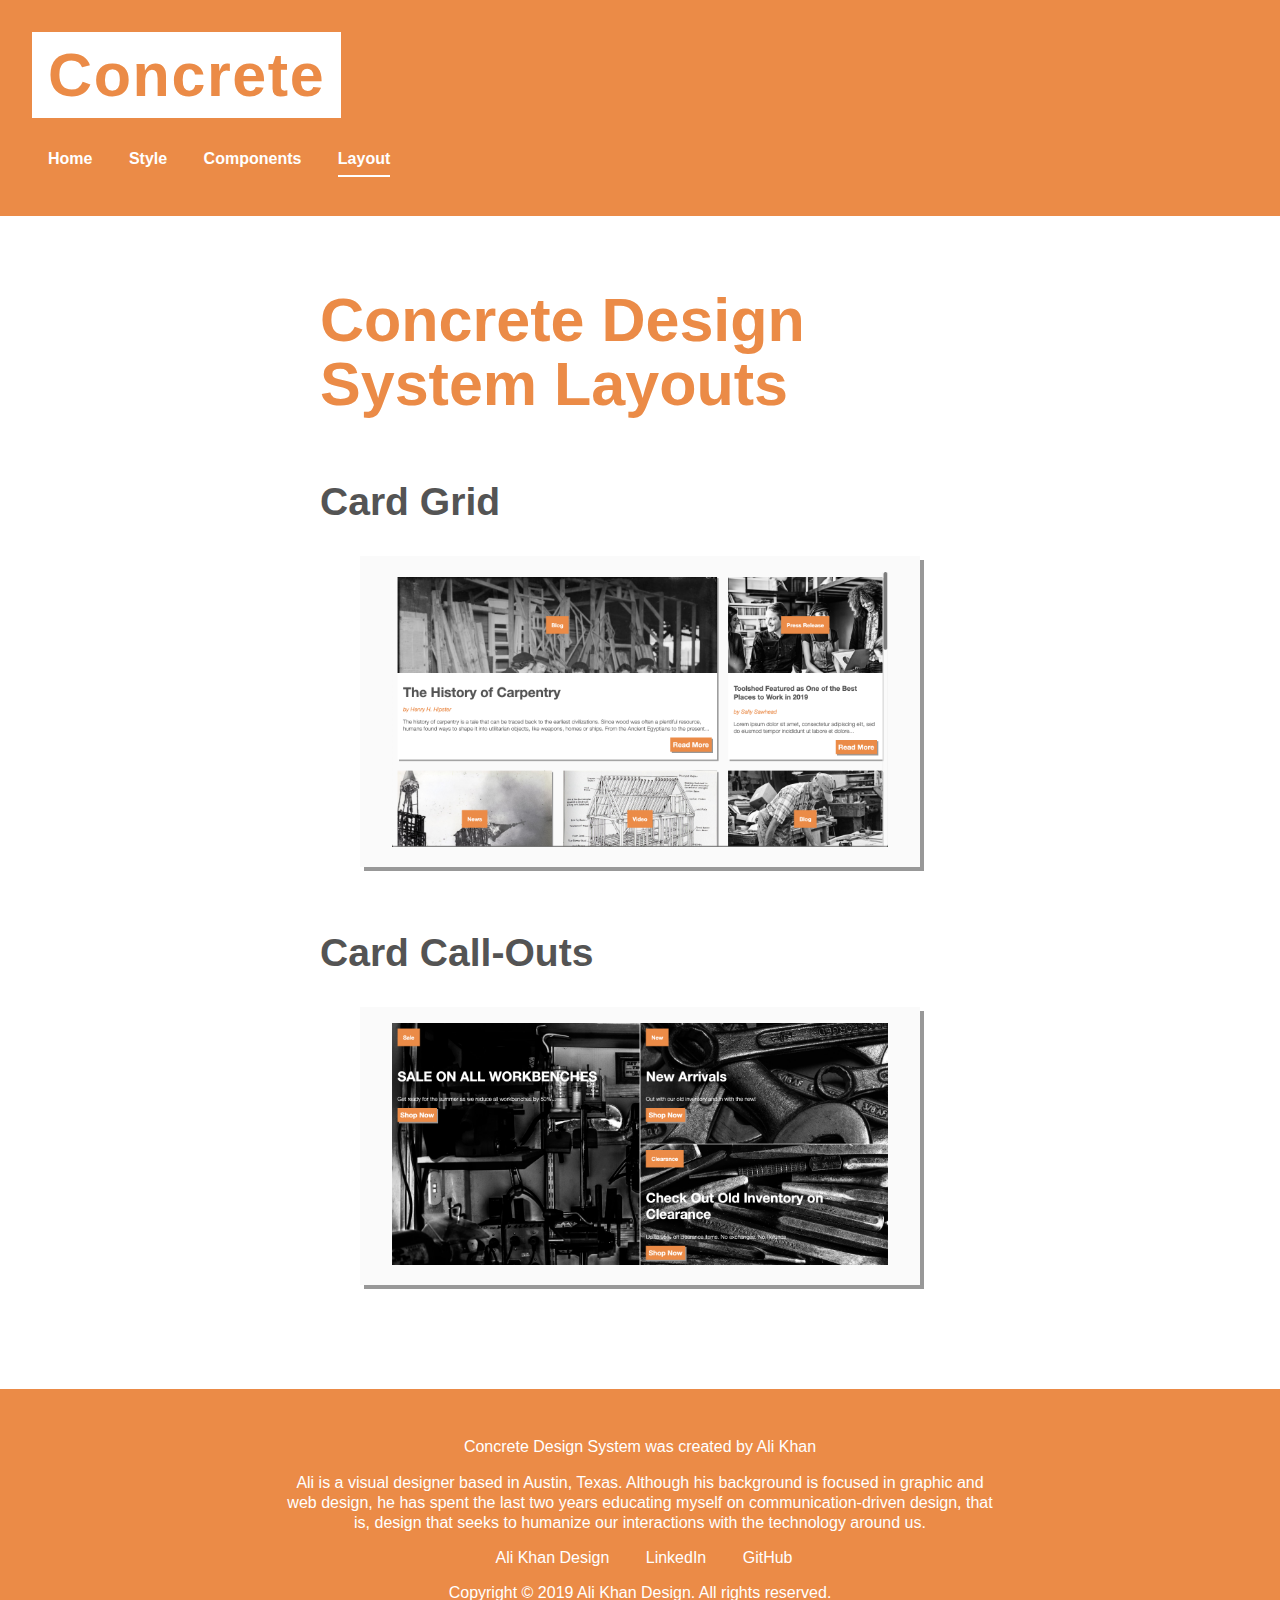
<file: layouts.html>
<!DOCTYPE html>

	<html lang="en">

		<head>

			<meta charset="UTF-8">
			<title>Layouts</title>
			<meta name="viewport" content="width=device-width, initial-scale=1">
			<link rel="stylesheet" type="text/css" href="css/main.css">

		</head>

		<body>
			
			<header class="site-header">

				<div class="logo"><a href="index.html">Concrete</a></div>

				<nav class="site-nav">

					<ul>

						<li><a href="index.html">Home</a></li>
						<li><a href="style.html">Style</a></li>
						<li><a href="components.html">Components</a></li>
						<li><a class="current-page" href="layouts.html">Layout</a></li>

					</ul>

				</nav>

			</header>

			<main>

				<h1>Concrete Design System Layouts</h1>

				<h2>Card Grid</h2>

				<figure>

					<a href="card-grid.html"><image src="./images/card-grid.png" height="100%" width="100%"></a>

				</figure>

				<h2>Card Call-Outs</h2>

				<figure>

					<a href="card-callouts.html"><image src="./images/card-callouts.png" height="100%" width="100%"></a>

				</figure>

			</main>

			<footer>

				<p>Concrete Design System was created by <a href="mailto:ali@alikhandesign.com">Ali Khan</a></p>

				<p>Ali is a visual designer based in Austin, Texas. Although his background is focused in graphic and web design, he has spent the last two years educating myself on communication-driven design, that is, design that seeks to humanize our interactions with the technology around us.</p>

				<nav class="social-links">
					
					<ul>
						
						<li><a href="https://www.alikhandesign.com">Ali Khan Design</a></li>
						<li><a href="https://www.linkedin.com/in/alikhandesign/">LinkedIn</a></li>
						<li><a href="https://github.com/alikhandesign">GitHub</a></li>

					</ul>

				</nav>

				<p>Copyright © 2019 Ali Khan Design. All rights reserved.</p>

			</footer>

		</body>

	</html>
</file>
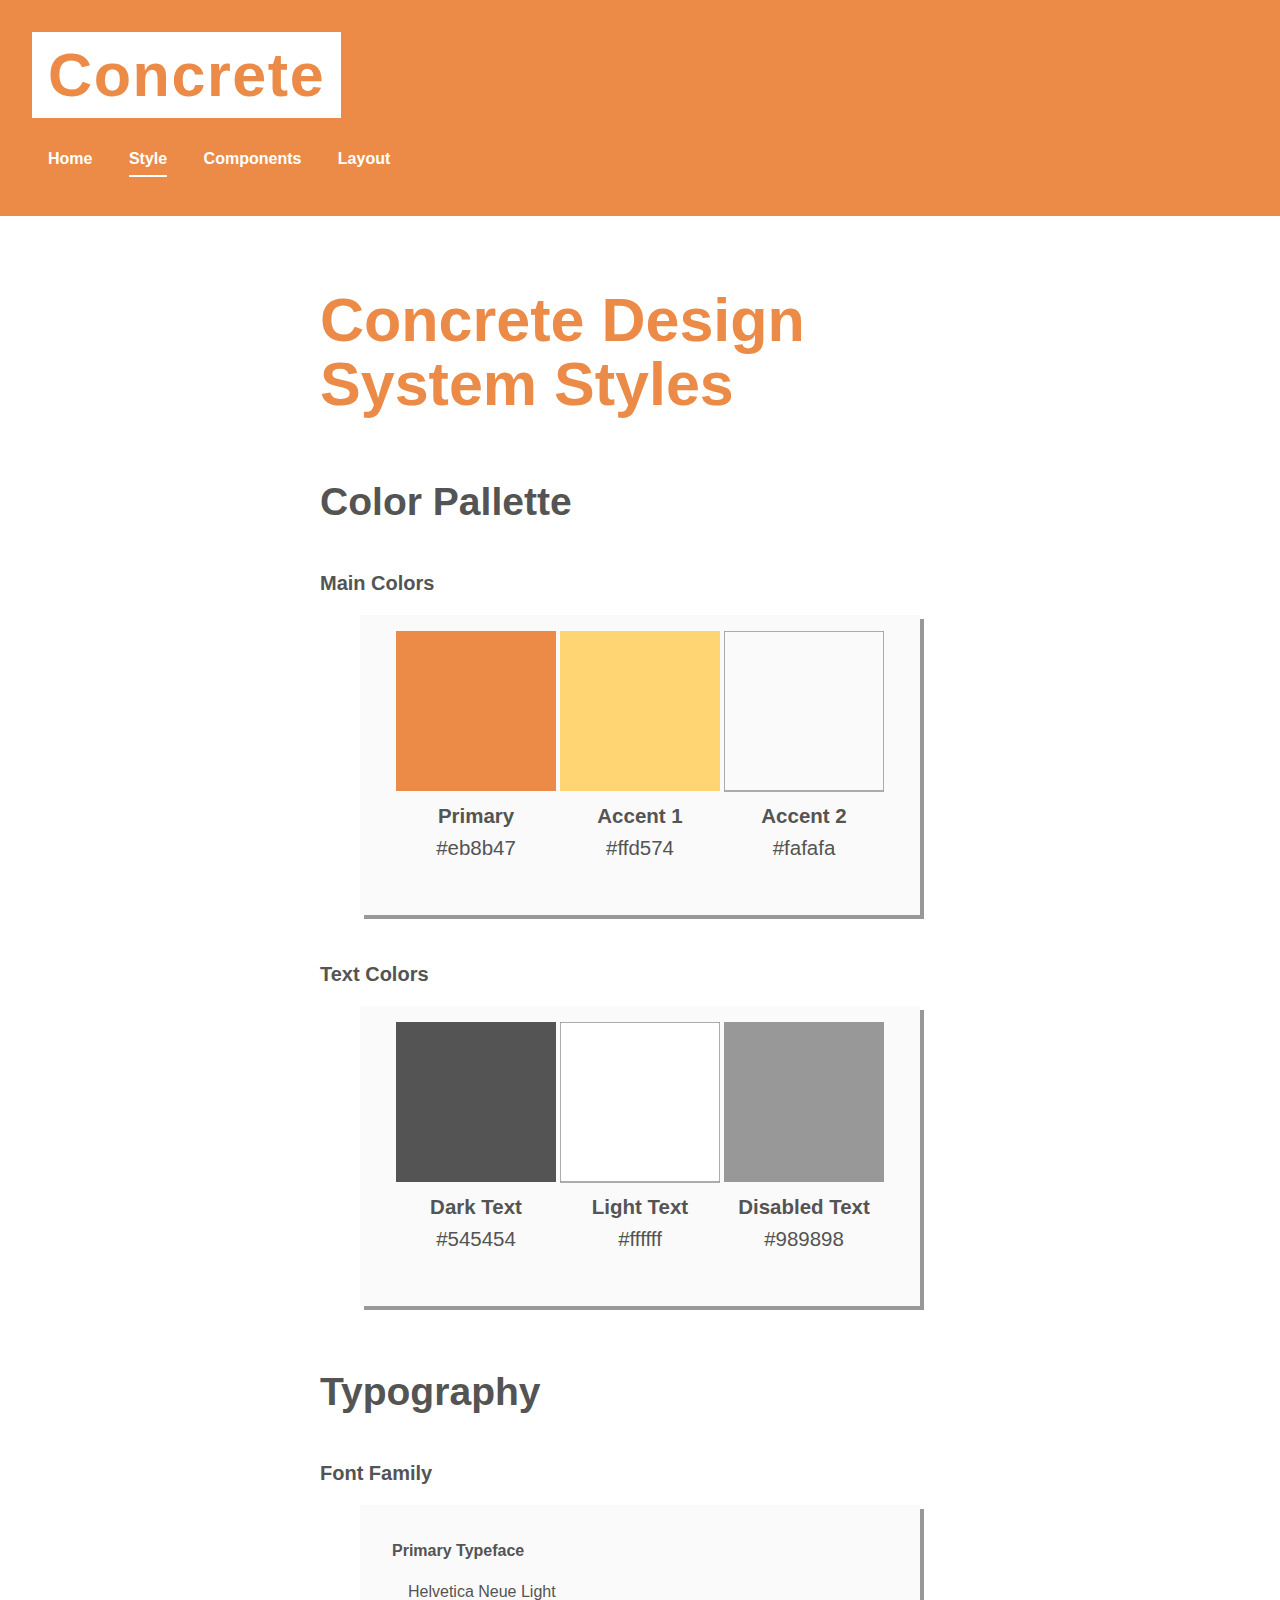
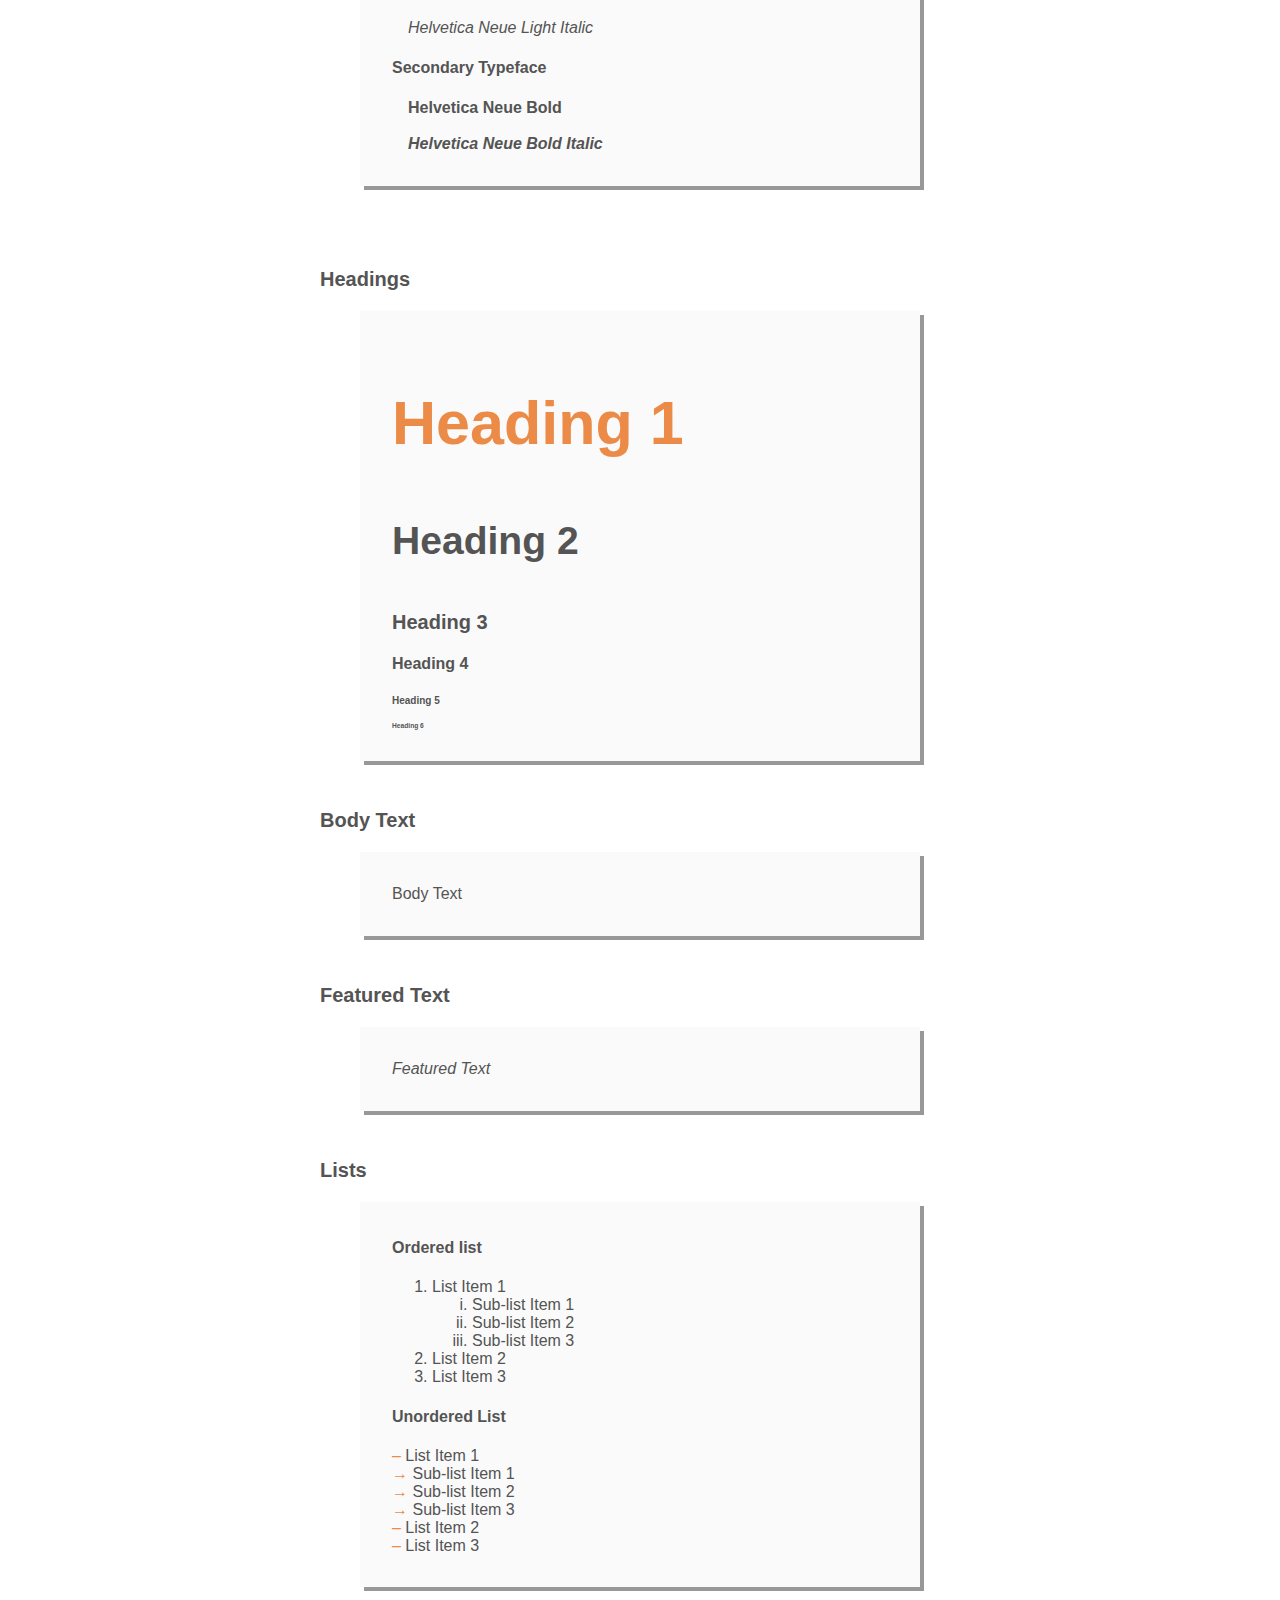
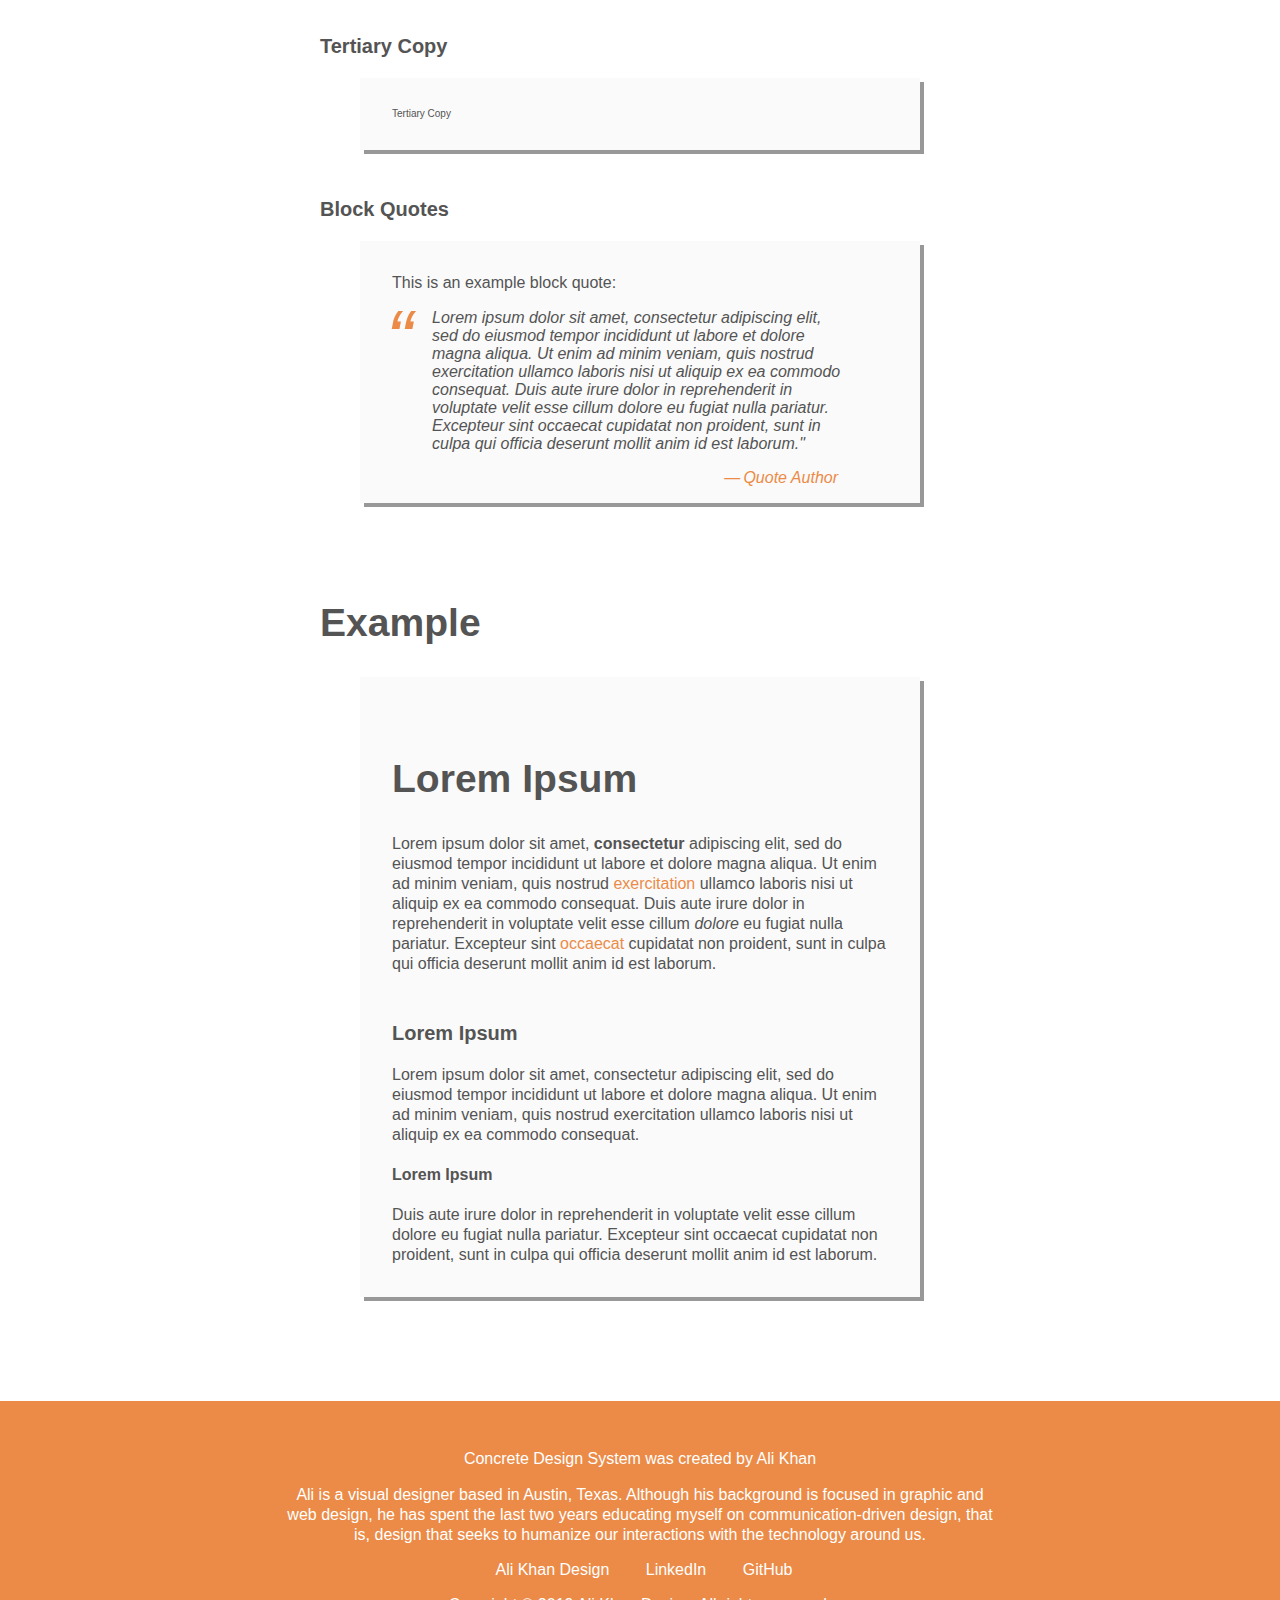
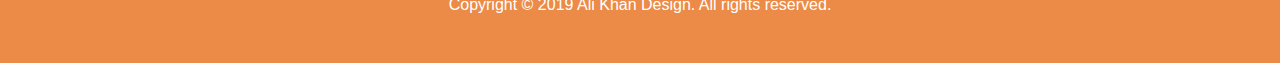
<file: style.html>
<!DOCTYPE html>

	<html lang="en-us">

		<head>

			<meta charset="UTF-8">
			<title>Style</title>
			<meta name="viewport" content="width=device-width, initial-scale=1">
			<link rel="stylesheet" type="text/css" href="css/main.css">

		</head>

		<body>
			
			<header class="site-header">

				<div class="logo"><a href="index.html">Concrete</a></div>

				<nav class="site-nav">

					<ul>

						<li><a href="index.html">Home</a></li>
						<li><a class="current-page" href="style.html">Style</a></li>
						<li><a href="components.html">Components</a></li>
						<li><a href="layouts.html">Layout</a></li>

					</ul>

				</nav>

			</header>

			<main>

				<h1>Concrete Design System Styles</h1>

				<h2>Color Pallette</h2>

				<h3>Main Colors</h3>
				
				<figure>

					<div class="swatch-box">

						<svg class="color-swatch" version="1.1" xmlns="http://www.w3.org/2000/svg"  x="0px" y="0px" viewBox="0 0 100 165" style="max-width: 10rem;">
							<rect width="100" height="100"  fill="#eb8b47" />
							<text x="50" y="120" text-anchor="middle" font-weight="bold" font-size="80%">Primary</text>
							<text x="50" y="140" text-anchor="middle" font-size="80%">#eb8b47</text>
						</svg>

						<svg class="color-swatch" version="1.1" xmlns="http://www.w3.org/2000/svg"  x="0px" y="0px" viewBox="0 0 100 165" style="max-width: 10rem;">
							<rect width="100" height="100"  fill="#ffd574" />
							<text x="50" y="120" text-anchor="middle" font-weight="bold" font-size="80%">Accent 1</text>
							<text x="50" y="140" text-anchor="middle" font-size="80%">#ffd574</text>
						</svg>

						<svg class="color-swatch" version="1.1" xmlns="http://www.w3.org/2000/svg"  x="0px" y="0px" viewBox="0 0 100 165" style="max-width: 10rem;">
							<rect class="color-swatch-outline" width="100" height="100"  fill="#fafafa" />
							<text x="50" y="120" text-anchor="middle" font-weight="bold" font-size="80%">Accent 2</text>
							<text x="50" y="140" text-anchor="middle" font-size="80%">#fafafa</text>
						</svg>

					</div>

				</figure>

				<h3>Text Colors</h3>

				<figure>

					<div class="swatch-box">
				
						<svg class="color-swatch" version="1.1" xmlns="http://www.w3.org/2000/svg"  x="0px" y="0px" viewBox="0 0 100 165" style="max-width: 10rem;">
							<rect width="100" height="100"  fill="#545454" />
							<text x="50" y="120" text-anchor="middle" font-weight="bold" font-size="80%">Dark Text</text>
							<text x="50" y="140" text-anchor="middle" font-size="80%">#545454</text>
						</svg>

						<svg class="color-swatch" version="1.1" xmlns="http://www.w3.org/2000/svg"  x="0px" y="0px" viewBox="0 0 100 165" style="max-width: 10rem;">
							<rect class="color-swatch-outline" width="100" height="100"  fill="#ffffff" />
							<text x="50" y="120" text-anchor="middle" font-weight="bold" font-size="80%">Light Text</text>
							<text x="50" y="140" text-anchor="middle" font-size="80%">#ffffff</text>
						</svg>
						
						<svg class="color-swatch" version="1.1" xmlns="http://www.w3.org/2000/svg"  x="0px" y="0px" viewBox="0 0 100 165" style="max-width: 10rem;">
							<rect width="100" height="100"  fill="#989898" />
							<text x="50" y="120" text-anchor="middle" font-weight="bold" font-size="80%">Disabled Text</text>
							<text x="50" y="140" text-anchor="middle" font-size="80%">#989898</text>
						</svg>

					<div class="swatch-box">

				</figure>

				<h2>Typography</h2>

				<h3>Font Family</h3>
				
				<figure>
					
					<h4>Primary Typeface</h4>
								
					<p class="light">Helvetica Neue Light</p>
					<p class="light-italic">Helvetica Neue Light Italic</p>

					<h4>Secondary Typeface</h4>
					
					<p class="bold">Helvetica Neue Bold</p>
					<p class="bold-italic">Helvetica Neue Bold Italic</p>

				</figure>

				<br>

				<h3>Headings</h3>

				<figure>

					<h1>Heading 1</h1>
					<h2>Heading 2</h2>
					<h3>Heading 3</h3>
					<h4>Heading 4</h4>
					<h5>Heading 5</h5>
					<h6>Heading 6</h6>

				</figure>

				<h3>Body Text</h3>

				<figure>

					<p>Body Text</p>

				</figure>

				<h3>Featured Text</h3>

				<figure>

					<p class="featured-text">Featured Text</p>

				</figure>

				<h3>Lists</h3>

				<figure>

					<h4>Ordered list</h4>

					<ol>

						<li>List Item 1</li>

							<ol class="sub-ordered-list">

								<li>Sub-list Item 1</li>
								<li>Sub-list Item 2</li>
								<li>Sub-list Item 3</li>

							</ol>

						<li>List Item 2</li>
						<li>List Item 3</li>

					</ol>

					<h4>Unordered List</h4>

					<ul>

						<li>List Item 1</li>

							<ul class="sub-unordered-list">

								<li>Sub-list Item 1</li>
								<li>Sub-list Item 2</li>
								<li>Sub-list Item 3</li>
							
							</ul>

						<li>List Item 2</li>
						<li>List Item 3</li>

					</ul>

				</figure>

				<h3>Tertiary Copy</h3>

				<figure>

					<p class="tertiary-text">Tertiary Copy</p>

				</figure>

				<h3>Block Quotes</h3>

				<figure>

					<p>This is an example block quote:</p>

					<blockquote cite="https://www.lipsum.com/">Lorem ipsum dolor sit amet, consectetur adipiscing elit, sed do eiusmod tempor incididunt ut labore et dolore magna aliqua. Ut enim ad minim veniam, quis nostrud exercitation ullamco laboris nisi ut aliquip ex ea commodo consequat. Duis aute irure dolor in reprehenderit in voluptate velit esse cillum dolore eu fugiat nulla pariatur. Excepteur sint occaecat cupidatat non proident, sunt in culpa qui officia deserunt mollit anim id est laborum."</blockquote>

					<cite>Quote Author</cite>

				</figure>

				<br>
				
				<h2>Example</h2>

				<figure>

					<h2>Lorem Ipsum</h2>

					<p>Lorem ipsum dolor sit amet, <strong>consectetur</strong> adipiscing elit, sed do eiusmod tempor incididunt ut labore et dolore magna aliqua. Ut enim ad minim veniam, quis nostrud <a href="#">exercitation</a> ullamco laboris nisi ut aliquip ex ea commodo consequat. Duis aute irure dolor in reprehenderit in voluptate velit esse cillum <em>dolore</em> eu fugiat nulla pariatur. Excepteur sint <a href="#">occaecat</a> cupidatat non proident, sunt in culpa qui officia deserunt mollit anim id est laborum.</p>

					<h3>Lorem Ipsum</h3>

					<p>Lorem ipsum dolor sit amet, consectetur adipiscing elit, sed do eiusmod tempor incididunt ut labore et dolore magna aliqua. Ut enim ad minim veniam, quis nostrud exercitation ullamco laboris nisi ut aliquip ex ea commodo consequat.</p>

					<h4>Lorem Ipsum</h4>

					<p>Duis aute irure dolor in reprehenderit in voluptate velit esse cillum dolore eu fugiat nulla pariatur. Excepteur sint occaecat cupidatat non proident, sunt in culpa qui officia deserunt mollit anim id est laborum.</p>

				</figure>

			</main>

			<footer>

				<p>Concrete Design System was created by <a href="mailto:ali@alikhandesign.com">Ali Khan</a></p>

				<p>Ali is a visual designer based in Austin, Texas. Although his background is focused in graphic and web design, he has spent the last two years educating myself on communication-driven design, that is, design that seeks to humanize our interactions with the technology around us.</p>

				<nav class="social-links">
					
					<ul>
						
						<li><a href="https://www.alikhandesign.com">Ali Khan Design</a></li>
						<li><a href="https://www.linkedin.com/in/alikhandesign/">LinkedIn</a></li>
						<li><a href="https://github.com/alikhandesign">GitHub</a></li>

					</ul>

				</nav>

				<p>Copyright © 2019 Ali Khan Design. All rights reserved.</p>

			</footer>

		</body>

	</html>
</file>
<file: css/main.css>
/* ==========================================================================
   Master Layout Styles
   ========================================================================== */

html {
  --font-primary: "HelveticaNeue-Light", helvetica, arial, sans-serif;
  --font-headers: "HelveticaNeue-Bold", helvetica, arial, sans-serif;


  --ratio: 1.125; /* Major Second */
  --size-xxxxxlarge: calc( var(--size-xxxxlarge) * var(--ratio));
  --size-xxxxlarge: calc( var(--size-xxxlarge) * var(--ratio) );
  --size-xxxlarge: calc( var(--size-xlarge) * var(--ratio) * var(--ratio) );
  --size-xlarge: calc( var(--size-large) * var(--ratio) );
  --size-large: calc( 1rem * var(--ratio) );
  --size-small: calc( 1rem * ( var(--ratio) / 2) );
  --size-xsmall: calc( 1rem * ( var(--ratio)/ 3) );
}

body {
	margin: 0 auto;
}

main {
  max-width: 40rem;
  margin: 0 auto;
  padding: 1rem;
  text-align: center;
}

/* ==========================================================================
   Colors
   ========================================================================== */

  html {
  --color-accent1: #ffd574;
  --color-accent2: #fafafa; 
  --color-text: #545454;
  --color-primary: #eb8b47;
  --color-text-disabled: #989898;
  --color-text-light: #ffffff;  
  }

/* ==========================================================================
 Help Box
 ========================================================================== */

.help-box a {
  display: none;
}
/* ==========================================================================
   Typography
   ========================================================================== */

html {
  color: var(--color-text);
	font-family: var(--font-primary);
}

svg text {
  fill: var(--color-text);
}
  
h1 {
  color: var(--color-primary);
  font-size: var(--size-xxxxxlarge);
}

h2 {
  font-size: var(--size-xxxlarge);
  margin-top: 3rem;
}

h3 {
  font-size: var(--size-large);
  margin-top: 2rem; 
}

h4 {
  font-size: 1rem;
  font-weight: bold;
}

h5 {
  font-size: var(--size-small);
  font-weight: bold;
}

h6 {
  font-size: var(--size-xsmall);
  font-weight: bold;
}

p {
  line-height: 1.25rem;
}

a {
 	color: var(--color-primary);
  text-decoration: none;
}

main a:hover {
  text-decoration: underline;
}
p a:active {
  color: var(--color-accent2);
}
p a:visited {
  color: var(--color-accent1);
}

ul {
  list-style-type: none;
}

ul a {
  text-decoration: none;
}

main a:hover {
  text-decoration: underline;
}

ul li {
  list-style-position: outside;
}

main ul li:before {
  color: var(--color-primary);
  content: "– ";
}

main ul ul li:before {
  color: var(--color-primary);
  content: "\2192  ";
}

main ol ol{
  list-style-type: lower-roman;
}

text {
  color: var(--color-text);
}

dl {
  font-weight: bold;
}

dd {
  font-style: italic;
  font-weight: normal;
  margin-left: -.5rem;
  margin-top: .5rem;
}

  /* Examples */



  /* End Examples */

figure {
  background-color: var(--color-accent2);
  box-shadow: .25rem .25rem var(--color-text-disabled);
  padding: 1rem 2rem 1rem;
}

blockquote {
  font-family: var(--font-primary);
  font-style: italic;
  position: relative;
}

blockquote:before {
  color: var(--color-primary);
  content: "\201C";
  display: block;
  font-size: 80px;
  padding-left: 10px;
  left: -3.5rem;
  position: absolute;
  top: -1rem;
}

cite {
  color: var(--color-primary);
  display: block;
  text-align: right;
  margin-right: 50px;
  margin-top: 5px;
}

cite:before {
  content: "\2014 \2009";
}

/* ==========================================================================
   Header Component
   ========================================================================== */

header {
  background-color: var(--color-primary);
  color: var(--color-text-light);
  padding: 2rem;
  text-align: center;
}

header li a:hover {
  border-bottom: 2px solid var(--color-text-light);
  text-decoration: none;
}

.logo {
  background-color: var(--color-text-light);
  color: var(--color-color-primary);
  display: inline-block;
  font-size: var(--size-xxxxxlarge);
  font-weight: bold;
  letter-spacing: .1rem;
  padding: .5rem 1rem;
}

.site-header ul {
  list-style-type: none;
  margin-bottom: 1rem;
  margin-left: auto;
  margin-top: 2rem;
}

.site-header li {
  display: block;
  margin-bottom: 1rem;
  margin-right: 2rem;
}

.site-header li a {
  color: var(--color-text-light);
  font-weight: bold;
  padding-bottom: .25rem;
  text-decoration: none;
}

.current-page {
  border-bottom: 2px solid var(--color-text-light);
}

 /* ==========================================================================
   Footer Component
   ========================================================================== */

footer {
   background-color: var(--color-primary);
   color: var(--color-white);
   margin-top: 5rem;
   padding: 2rem;
   text-align: center;
 }

footer a {
  color: var(--color-text-light);
}

footer a:hover {
  text-decoration: underline;
}

footer p {
  color: var(--color-text-light);
  margin: 1rem auto; 
  max-width: 45rem;
}

.social-links a {
  color: var(--color-text-light);
  text-decoration: none;
}

.social-links ul {
  list-style-type: none;
}

.social-links li {
  display: inline;
  margin-right: 2rem;
}

/* ==========================================================================
 Buttons
 ========================================================================== */

.button {
  background-color: var(--color-accent1);
  border: none;
  box-shadow: .25rem .25rem var(--color-text-disabled);
  color: var(--color-text-light);
  cursor: pointer;
  display: inline-block;
  font-size: var(--size-large);
  font-weight: bold;
  margin-left: auto;
  padding: .5rem;
  text-decoration: none;
}

.button:hover {
  background-color: var(--color-text-light);
  color: var(--color-accent1);
  text-decoration: none;
  transition: .5s;
}

.button:active {
  color: var(--color-text-disabled);
  transform: translateX(.25rem) translateY(.25rem);
}

.button:focus {
  color: var(--color-text-disabled);
  border: .1rem solid var(--color-text-disabled);
}

.hero-button {
  font-size: var(--size-xxxlarge);
  padding: 1rem;
}

.small-button {
  font-size: var(--size-small);
  padding: .25rem;
}

.orange-button {
  background-color: var(--color-primary);
  color: var(--color-text-light);
}

.orange-button:hover {
  background-color: var(--color-text-light);
  color: var(--color-primary);
  transition: .5s;
}

.orange-button:active {
  color: var(--color-text-disabled);
  transition: .25s;
}

.white-button {
  background-color: var(--color-text-light);
  color: var(--color-primary);
}

.white-button:hover {
  background-color: var(--color-primary);
  color: var(--color-text-light);
  transition: .5s;
}

.white-button:active {
  background-color: var(--color-text-light);
  color: var(--color-text-disabled);
}

/* ==========================================================================
  Accordian Component
  ========================================================================== */

summary {
  font-size: var(--size-large);
  font-weight: bold;
  margin-bottom: .25rem;
}

summary::-webkit-details-marker {
  display: none;
}

summary:after {
  background: var(--color-primary);  
  color: #fff; 
  content: "+";
  float: left; 
  font-size: var(--size-xxlarge); 
  font-weight: bold; 
  margin: 0 10px;
  padding-bottom: 3px;
  text-align: center; 
  width: 25px;
}

details[open] summary:after {
  background: var(--color-primary); 
  content: "-"; 
}

.inside-accordion {
  background-color: var(--color-primary);
  box-shadow: .25rem .25rem var(--color-text-disabled);
  color: var(--color-text-light);
  margin: .5rem 0;
  padding: 1rem;
}

/* ==========================================================================
  Examples
  ========================================================================== */

/* Text Examples */

.featured-text {
  font-style: italic;
}
.light {
  margin-left: 1rem;
}
.light-italic {
  font-style: italic;
  margin-left: 1rem;
}

.bold {
  font-family: var(--font-headers);
  font-weight: 700;
  margin-left: 1rem;
}

.bold-italic {
  font-family: var(--font-headers);
  font-style: italic;
  font-weight: 700;
  margin-left: 1rem;
}

.tertiary-text {
  font-size: var(--size-small);
}

/* Swatch Examples */
.swatch-box {
  text-align: center;
}

.color-swatch-outline {
  stroke: var(--color-text-disabled);
}

/* Menu Examples */

.nav-example {
  font-weight: bold;
}

.nav-example > li {
  list-style: none;
  color: var(--color-light-text);
}

.nav-example a {
  color: var(--color-text-light);
  text-decoration: none;
}

.nav-example a:hover {
  background-color: var(--color-accent1);
  padding: 1rem;
  text-decoration: none;
  border-bottom: none;
}

.nav-example ul li:before {
  content: none;
}

/* Horizontal Menu */

.primary-nav-example {
  display: flex;
  justify-content: space-around;
  background-color: var(--color-primary);
  padding: 2rem;
}

.primary-nav-example > li:nth-child(3):after {
  content: '';
  border: 4px solid transparent;
  border-top: 4px solid white;
  display: inline-block;
  vertical-align: bottom;
}

/* Vertical Menu */

.secondary-nav-example {
  list-style: none;
  display: block;
  text-align: center;
  padding-left: 0;
}

.secondary-nav-example > li {
  background-color: var(--color-primary);
  padding: 1rem;
}

.secondary-nav-example ol {
  padding-left: 0px;
}

.secondary-nav-example > li:nth-child(3):after {
  content: '';
  border: 4px solid transparent;
  border-top: 4px solid white;
  display: inline-block;
  vertical-align: bottom;
}

.dropdown-container {
  position: relative;
  color: var(--color-light-text);
}

.dropdown-container .dropdown-menu {
  display: none;
  list-style: none;
  width: auto;
  padding-top: 1rem;
  padding-bottom: 0;
  text-decoration: none;
}

.dropdown-container:hover .dropdown-menu {
  display: block;
  margin-top: 1rem;
  text-decoration: none;
}

.dropdown-container:hover .dropdown-menu li {
  padding: 1rem;
}

/* ==========================================================================
   Modal Dialogs
  ========================================================================== */

dialog {
  background-color: var(--color-primary);
  border: none;
  color: var(--color-text-light);
  box-shadow: .5rem .5rem var(--color-text-disabled);
  }

dialog::backdrop {
  background-color: rgba(255, 213, 116, .5);
}

dialog h4 {
  margin: 2rem;
}

dialog p {
  margin: 2rem;
}

dialog .button {
  float: right;
  margin-right: 2rem;
  margin-bottom: 2rem;
}

dialog[open] {
    animation: show 1s ease normal;
}

@keyframes show {
    from {
        opacity: 0;
    }
    to {
        opacity: 1;
    }
}

/* ==========================================================================
   Form Inputs
  ========================================================================== */

form {
  display: block-flex;
}

label {
  font-weight: bold;
}

input[type="text"],
textarea {
    display: block;
    margin: .5rem 0 1.5rem;
    padding: .5rem 1rem;
    width: 100%;
    box-sizing: border-box;
    background: #eee;
}

input, textarea {
    border: none;
    outline: none;
}

textarea {
    min-height: 120px;
}

textarea::placeholder {
  color: var(--color-light-text);
  font-weight: lighter;
}

form p {
  font-weight: bold;
  margin: 1rem 0 .5rem;
}

label[for="last-name"] {
  margin-top: 1.25rem;
  display: block;
}

label[for="email"] {
  margin-top: 1.5rem;
  display: block;
}

label[for="phone-number"] {
  margin-top: 1.5rem;
  display: block;
}

label[for="dropdown"] {
  margin-top: 1.5rem;
  margin-bottom: -.5rem;
  display: block;
}

label[for="comments"] {
  margin-top: 1.5rem;
  display: block;
}

input:focus,
textarea:focus {
  background: var(--color-accent1);
  color: var(--color-dark-text);
  box-shadow: .25rem .25rem var(--color-text-disabled);
}

textarea:disabled {
  color: var(--color-accent2);
  background-color: var(--color-text-disabled);
  cursor: not-allowed;
}

select {
  width: 10rem;
  margin-top: 1rem;
  padding: .5rem;
  color: var(--color-text-light);
  -webkit-appearance: none;
  -moz-appearance: none;
  background-color: var(--color-primary);
  border: none;
  border-radius: 0;
  background-position: top 50% right 5%;
  background-repeat: no-repeat;
  background-image: url([data-uri]);
}

select:focus {
  box-shadow: .25rem .25rem var(--color-text-disabled);
}

input[type="submit"] {
  display:flex;
}

input::placeholder {
  color: var(--color-light-text);
  font-weight: lighter;
}

.form-hint {
  margin-top: -1.5rem;
  color: var(--color-primary);
}

input[type="tel"] {
  width: auto; 
  padding: .5rem 0;
  margin-top: .5rem;
}

input[type="tel"], textarea {
  padding: .5rem 1rem;
  margin: .5rem 0;
}

input.error {
  background-color: lightcoral; 
  border-color: crimson;
}

/* ==========================================================================
   Notifications
  ========================================================================== */

  .notification {
    display: flex;
    flex-direction: column;
    align-items: center;
    justify-content: center;
    font-weight: bold;
    padding: 2rem;
    background-color: #f44336;
    color: white;
    opacity: 1;
    transition: opacity 0.6s;
    margin-bottom: 15px;
    box-shadow: .25rem .25rem var(--color-text-disabled);
  }
  
  .notification.error {
    background-color: lightcoral;
  }

  .notification.warning {
    background-color: var(--color-accent1);
    color: var(--color-text);
  }

   .notification.neutral {
    background-color: var(--color-primary);
  }

   .notification.success {
    background-color: green;
  }

  .notification .button {
    background-color: var(--color-text-light);
    color: var(--color-text);
    margin: 1rem 0 .5rem 0;
  }

  .svg-inline--fa {
    width: 1.5rem;
    margin-bottom: 1rem;
  }

/* ==========================================================================
   Hero Block
  ========================================================================== */

  .hero-block {
    display: flex;
    flex-direction: column;
    justify-content: center;
    align-items: stretch;
  }

  .hero-block-main {
    background-color: blue;
    background-image: url("../images/tools.jpg");
    height: 25vh;
    display: flex;
    justify-content: center;
    align-items: center;
    text-align: center;
  }

  .hero-block-main h1 {
    margin: 0;
    padding: 1rem;
    color: var(--color-text-light);
    background-color: var(--color-primary);
  }

  .hero-block-side {
    color: var(--color-text-light);
    display: flex;
    flex: 30%;
    flex-direction: column;
    background-color: var(--color-primary);
    padding: 1rem;
  }

  .hero-block-side h2 {
    margin: 0;
  }

/* ==========================================================================
   Cards
  ========================================================================== */

.card {
  background-color: var(--color-text-light);
  box-shadow: .25rem .25rem var(--color-text-disabled);
  display: flex;
  flex-direction: column;
}

.post-container {
  background-image: url("../images/carpentry-history.png");
  background-size: cover;
  display: flex;
  justify-content: center;
  align-items: center;
  height: 35vh;
}

.tag {
  background-color: var(--color-primary);
  color: var(--color-text-light);
  padding: 1rem;

}
.side-container {
  padding: 1rem;
}

.side-container a {
  float: right;
}

.cta-container {
  background-image: url("../images/workbench.png");
  background-size: cover;
  display: flex;
  justify-content: center;
  align-items: center;
  height: 35vh;
}

/* Card Grid Example Page */

.grid-example-page {
  background-color: #fafafa;
  margin: 1rem;
}

.grid-example {
  display: grid;
  grid-template-columns: 1fr;
  grid-column-gap: 2rem;  
  grid-row-gap: 2rem; 
}

.grid-example .card a:first-child {
  color: var(--text-disabled);
}

.grid-example .featured-text {
  color: var(--color-primary);
}

.grid-example h3 {
  margin-top: 1rem;
}

.featured-card .post-container {
  background-image: url("../images/history.jpg");
  background-repeat: repeat;
}

.featured-card h3 {
  font-size: var(--size-xxxlarge);
  margin: 1rem auto;
}

.card-2 .post-container {
  background-image: url("../images/bestplace.jpg");
}

.card-3 .post-container {
  background-image: url("../images/notredame.jpg");
}

.card-4 .post-container {
  background-image: url("../images/houseframe.jpg");
}

.card-5 .post-container {
  background-image: url("../images/woodworker.jpg");
}

.card-6 .post-container {
  background-image: url("../images/jib.jpg");
}

.card-7 .post-container {
  background-image: url("../images/renovations.jpg");
}

.card-8 .post-container {
  background-image: url("../images/habitat.jpg");
}

.card-9 .post-container {
  background-image: url("../images/safety.jpg");
}

.card-10 .post-container {
  background-image: url("../images/pneumatic.jpg");
}

.card-11 .post-container {
  background-image: url("../images/buildyourown.jpg");
}

.card-12 .post-container {
  background-image: url("../images/workshed.jpg");
}

.card-callouts-example-page {
  margin: 0;
}

.callouts-grid-example {
  display: grid;
  grid-template-columns: 1fr;
  grid-gap: .125rem;
}

.callout {
  background-size: cover;
  color: var(--color-text-light);
}

.callout b {
  color: var(--color-text-light);
}

.callout-container {
  color: var(--color-text-light);
  padding: 1rem;
}

.callout-container .tag {
  display: inline-block;
  margin: auto;
  width: auto;
}

.callout-container p {
  color: var(--color-text-light);
  font-size: var(--size-large);
}

.featured-callout {
  background-image: url("../images/workbench.png");
}

.callout-2 {
  background-image: url("../images/newarrivals.jpg");
}

.callout-3 {
  background-image: url("../images/clearance.jpg");
}
/* ==========================================================================
   Media Queries
  ========================================================================== */  

@media ( min-width: 768px ) {

/* Place styles for screens smaller than 1200px but bigger than 768px */
  html {
    --ratio: 1.25;
  }

  .help-box a {
    display: block;
    color: white;
    background-color: var(--color-accent1);
    font-size: 1rem;
    font-weight: bold;  
    width: 5%;
    padding: .5rem;
    text-align: center;
    position: fixed;
    bottom: 2.5rem;
    right: 2.5rem;
    box-shadow: .25rem .25rem var(--color-text-disabled);
  }

  header {
    text-align: left;
  }

  .site-header ul {
    list-style-type: none;
    padding-left: 0rem;
    margin-left: 1rem;
    margin-top: 2rem;
    margin-bottom: 1rem;
  }

  .site-header li {
    display: inline;
    margin-right: 2rem;
  }

  .site-header li a {
    padding-bottom: .5rem;
  }

  main {
    text-align: left;
    padding: .5rem;
    max-width: 40rem;
    margin: 0 auto;
  }

  h1 {
    color: var(--color-primary);
    font-size: var(--size-xxxxxlarge);
    line-height: 4rem;
    margin-top: 4rem;
  }

  h2 {
    margin-top: 4rem;
  }

  h3 {
    margin-top: 3rem;
  }

  main ul {
    padding-left: 0rem;
  }

  dd {
    margin-left: 1rem;
  }
  
  .notification-container {
    display: flex;
    flex-direction: column;
  }

  .notification {
    display: flex;
    align-items: center;
    flex-direction: row;
    justify-content: space-between;
  }
  
  .notification.error {
    background-color: lightcoral;
  }

  .notification.warning {
    background-color: var(--color-accent1);
    color: var(--color-text);
  }

   .notification.neutral {
    background-color: var(--color-primary);
  }

   .notification.success {
    background-color: green;
  }

  .notification .button {
    background-color: var(--color-text-light);
    color: var(--color-text);
    margin-top: 0;

  }

  .svg-inline--fa {
    width: 1.5rem;
    margin-bottom: 0;
  }

  .hero-block {
    display: flex;
    flex-direction: row;
    justify-content: center;
    align-items: stretch;
  }

  .hero-block-main {
    background-color: blue;
    background-image: url("../images/tools.jpg");
    display: flex;
    height: 75vh;
    flex: 70%;
    justify-content: center;
    align-items: center;
    text-align: center;
  }

  .hero-block-main h1 {
    margin: 0;
    padding: 1rem;
    color: var(--color-text-light);
    background-color: var(--color-primary);
  }

  .hero-block-side {
    color: var(--color-text-light);
    display: flex;
    flex: 30%;
    flex-direction: column;
    background-color: var(--color-primary);
    padding: 2rem;
  }

  .hero-block-side h2 {
    margin: 0;
  }

  input[type="tel"], textarea {
    margin: .5rem 0 0 0;
    display: inline-block;
  }

.grid-example {
  grid-template-columns: 1fr 1fr 1fr;
}

.grid-example div:first-child {
  grid-column: 1 / span 2;
}

.callouts-grid-example {
  display: grid;
  grid-template-columns: 1fr 1fr;
  grid-gap: .125rem;
}

.featured-callout {
  grid-column-start: 1;
  grid-column-end: 2;
  grid-row: 1 / span 4;
}

.callout-2 {
  grid-column: 2;
  grid-row: 1 / span 2;
}

.callout-3 {
  grid-column: 2 / span 1;
  grid-row: 3 / span 2;
}

}

@media ( min-width: 1200px ) {

/* Place Styles for screens larger than 1200px */

}
</file>
